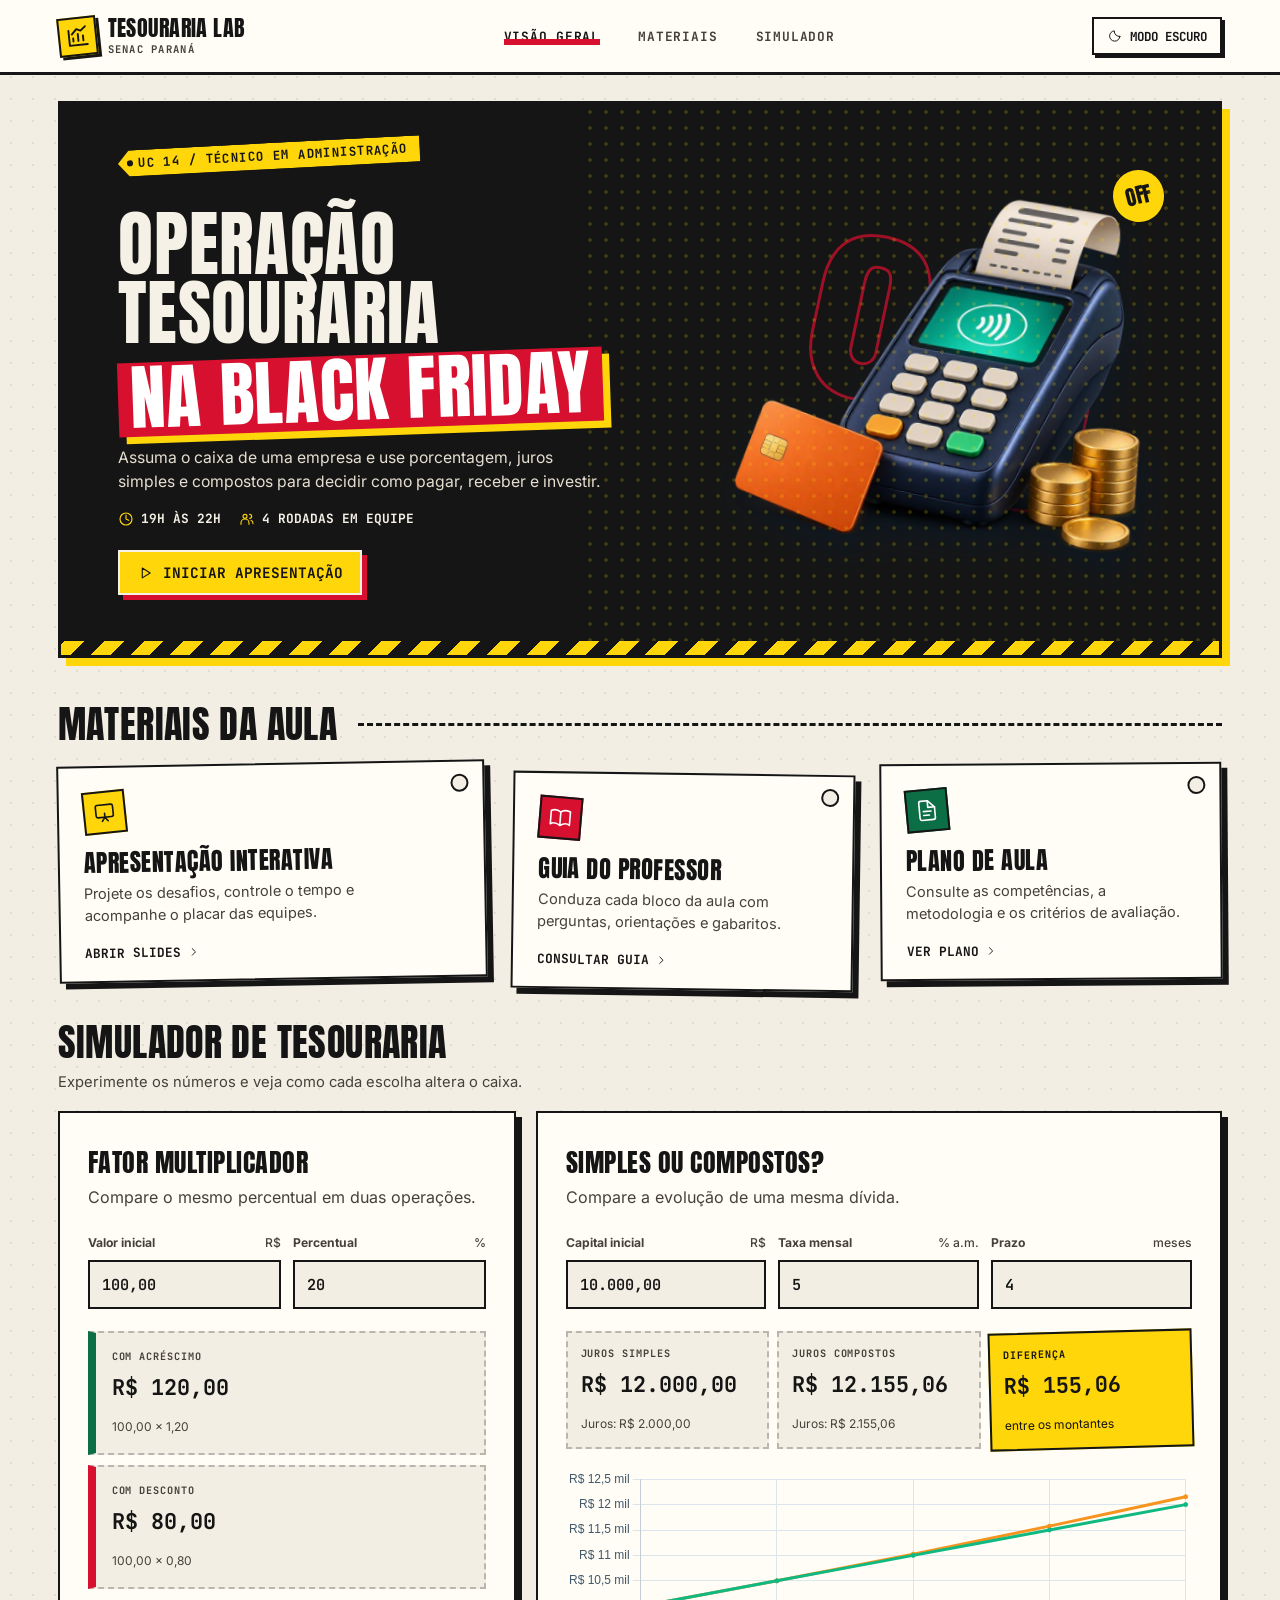
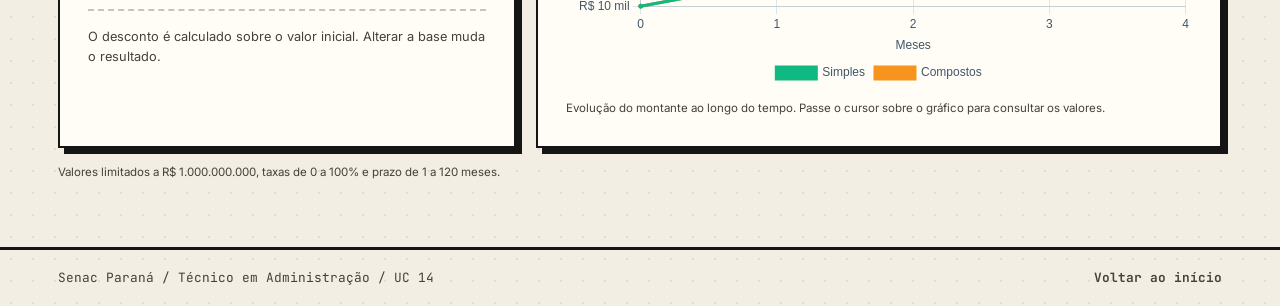
<file: index.html>
<!doctype html>
<html lang="pt-BR">
<head>
  <meta charset="utf-8">
  <meta name="viewport" content="width=device-width, initial-scale=1">
  <meta name="description" content="Aula interativa de tesouraria para o Técnico em Administração do Senac Paraná. Pratique porcentagem e juros em quatro decisões de Black Friday.">
  <title>Operação Tesouraria na Black Friday | Central da aula</title>
  <link rel="stylesheet" href="assets/simulator.css">
  <link rel="stylesheet" href="assets/style.css">
  <script defer src="assets/app.js"></script>
  <script defer src="assets/vendor/chart.umd.min.js"></script>
  <script defer src="assets/simulator.js"></script>
</head>
<body class="hub">
  <svg class="icon-defs" aria-hidden="true" xmlns="http://www.w3.org/2000/svg"><defs><symbol id="i-brand" viewBox="0 0 24 24"><path d="M3 20V5m0 15h18M7 16v-3m5 3V9m5 7v-5M6 9l5-5 4 2 5-4"/></symbol><symbol id="i-play" viewBox="0 0 24 24"><path d="M8 4.5 20 12 8 19.5z"/></symbol><symbol id="i-screen" viewBox="0 0 24 24"><rect x="3" y="4" width="18" height="13" rx="2"/><path d="M9 21l3-4 3 4m-3-4v-4"/></symbol><symbol id="i-book" viewBox="0 0 24 24"><path d="M12 6C8 3 4 4 2 5v14c3-2 7-1 10 1 3-2 7-3 10-1V5c-3-1-7-2-10 1v14"/></symbol><symbol id="i-file" viewBox="0 0 24 24"><path d="M13 2H6a2 2 0 0 0-2 2v16a2 2 0 0 0 2 2h12a2 2 0 0 0 2-2V9z"/><path d="M13 2v7h7M8 13h8m-8 4h6"/></symbol><symbol id="i-clock" viewBox="0 0 24 24"><circle cx="12" cy="12" r="9"/><path d="M12 6v6l4 2"/></symbol><symbol id="i-people" viewBox="0 0 24 24"><circle cx="9" cy="8" r="3"/><path d="M3 20v-2a6 6 0 0 1 12 0v2m1-15a3 3 0 0 1 0 6m2 3a5 5 0 0 1 3 5"/></symbol><symbol id="i-moon" viewBox="0 0 24 24"><path d="M20.8 13A8.8 8.8 0 0 1 11 3.3 9 9 0 1 0 20.8 13z"/></symbol><symbol id="i-chev" viewBox="0 0 24 24"><path d="m9 6 6 6-6 6"/></symbol></defs></svg>
  <header class="hub-header" id="inicio"><div class="wrap hub-header-inner">
    <a class="hub-brand" href="index.html"><span class="brand-icon"><svg class="icon" aria-hidden="true"><use href="#i-brand"></use></svg></span><span>Tesouraria Lab<small>Senac Paraná</small></span></a>
    <nav class="hub-nav" aria-label="Navegação na central"><a href="#inicio" aria-current="location">Visão geral</a><a href="#materiais">Materiais</a><a href="#simulador">Simulador</a></nav>
    <button class="mode-switch" type="button" data-theme-toggle><svg class="icon" aria-hidden="true"><use href="#i-moon"></use></svg><span data-theme-label>Modo escuro</span></button>
  </div></header>
  <main class="wrap">
    <section class="hub-hero" aria-labelledby="hero-title">
      <div class="hero-copy"><p class="hero-kicker">UC 14 / Técnico em Administração</p>
        <h1 id="hero-title">Operação Tesouraria<span>na Black Friday</span></h1>
        <p class="hero-desc">Assuma o caixa de uma empresa e use porcentagem, juros simples e compostos para decidir como pagar, receber e investir.</p>
        <div class="hero-meta"><span><svg class="icon" aria-hidden="true"><use href="#i-clock"></use></svg>19h às 22h</span><span><svg class="icon" aria-hidden="true"><use href="#i-people"></use></svg>4 rodadas em equipe</span></div>
        <a class="hero-action" href="slides.html"><svg class="icon" aria-hidden="true"><use href="#i-play"></use></svg>Iniciar apresentação</a>
      </div>
      <div class="hero-art"><img src="assets/media/terminal.webp" width="900" height="772" alt="" fetchpriority="high"></div>
    </section>
    <section id="materiais" class="materials" aria-labelledby="materials-title"><div class="section-title"><h2 id="materials-title">Materiais da aula</h2></div>
      <div class="resource-grid">
        <a class="resource resource-slides" href="slides.html"><span class="resource-icon"><svg class="icon" aria-hidden="true"><use href="#i-screen"></use></svg></span><h3>Apresentação interativa</h3><p>Projete os desafios, controle o tempo e acompanhe o placar das equipes.</p><span class="resource-action">Abrir slides<svg class="icon" aria-hidden="true"><use href="#i-chev"></use></svg></span></a>
        <a class="resource resource-guide" href="guia-professor.html"><span class="resource-icon"><svg class="icon" aria-hidden="true"><use href="#i-book"></use></svg></span><h3>Guia do professor</h3><p>Conduza cada bloco da aula com perguntas, orientações e gabaritos.</p><span class="resource-action">Consultar guia<svg class="icon" aria-hidden="true"><use href="#i-chev"></use></svg></span></a>
        <a class="resource resource-plan" href="plano-de-aula.html"><span class="resource-icon"><svg class="icon" aria-hidden="true"><use href="#i-file"></use></svg></span><h3>Plano de aula</h3><p>Consulte as competências, a metodologia e os critérios de avaliação.</p><span class="resource-action">Ver plano<svg class="icon" aria-hidden="true"><use href="#i-chev"></use></svg></span></a>
      </div>
    </section>
    <section id="simulador" class="simulator" aria-labelledby="sim-title">
  <div class="sim-heading"><div><h2 id="sim-title">Simulador de tesouraria</h2><p>Experimente os números e veja como cada escolha altera o caixa.</p></div></div>
  <div class="sim-grid">
    <article class="sim-card sim-factor"><div class="sim-card-head"><div><h3>Fator multiplicador</h3><p>Compare o mesmo percentual em duas operações.</p></div></div>
      <div class="sim-fields"><label>Valor inicial <span>R$</span><input id="sim-factor-value" type="text" inputmode="decimal" value="100,00" autocomplete="off"></label><label>Percentual <span>%</span><input id="sim-factor-rate" type="text" inputmode="decimal" value="20" autocomplete="off"></label></div>
      <p id="sim-factor-feedback" class="sim-feedback" role="status" aria-live="polite"></p><div id="sim-factor-results" class="sim-factor-results"><div><span>COM ACRÉSCIMO</span><strong id="sim-increase">R$ 120,00</strong><small id="sim-increase-formula">100,00 x 1,20</small></div><div><span>COM DESCONTO</span><strong id="sim-discount">R$ 80,00</strong><small id="sim-discount-formula">100,00 x 0,80</small></div></div><p class="sim-note">O desconto é calculado sobre o valor inicial. Alterar a base muda o resultado.</p>
    </article>
    <article class="sim-card sim-interest"><div class="sim-card-head"><div><h3>Simples ou compostos?</h3><p>Compare a evolução de uma mesma dívida.</p></div></div>
      <div class="sim-fields sim-fields-three"><label>Capital inicial <span>R$</span><input id="sim-capital" type="text" inputmode="decimal" value="10.000,00" autocomplete="off"></label><label>Taxa mensal <span>% a.m.</span><input id="sim-rate" type="text" inputmode="decimal" value="5" autocomplete="off"></label><label>Prazo <span>meses</span><input id="sim-months" type="number" min="1" max="120" step="1" value="4"></label></div>
      <p id="sim-interest-feedback" class="sim-feedback" role="status" aria-live="polite"></p><div id="sim-interest-results"><div class="sim-totals"><div><span>JUROS SIMPLES</span><strong id="sim-simple">R$ 12.000,00</strong><small id="sim-simple-interest">Juros: R$ 2.000,00</small></div><div><span>JUROS COMPOSTOS</span><strong id="sim-compound">R$ 12.155,06</strong><small id="sim-compound-interest">Juros: R$ 2.155,06</small></div><div><span>DIFERENÇA</span><strong id="sim-difference">R$ 155,06</strong><small>entre os montantes</small></div></div>
      <div class="sim-chart-wrap"><canvas id="sim-chart" role="img" aria-label="Gráfico comparativo da evolução dos juros simples e compostos"></canvas></div><p class="sim-chart-caption">Evolução do montante ao longo do tempo. Passe o cursor sobre o gráfico para consultar os valores.</p></div>
    </article>
  </div><p class="sim-limit">Valores limitados a R$ 1.000.000.000, taxas de 0 a 100% e prazo de 1 a 120 meses.</p>
</section>
  </main>
  <footer class="hub-footer"><div class="wrap foot-inner"><span>Senac Paraná / Técnico em Administração / UC 14</span><a href="#inicio">Voltar ao início</a></div></footer>
</body>
</html>
</file>
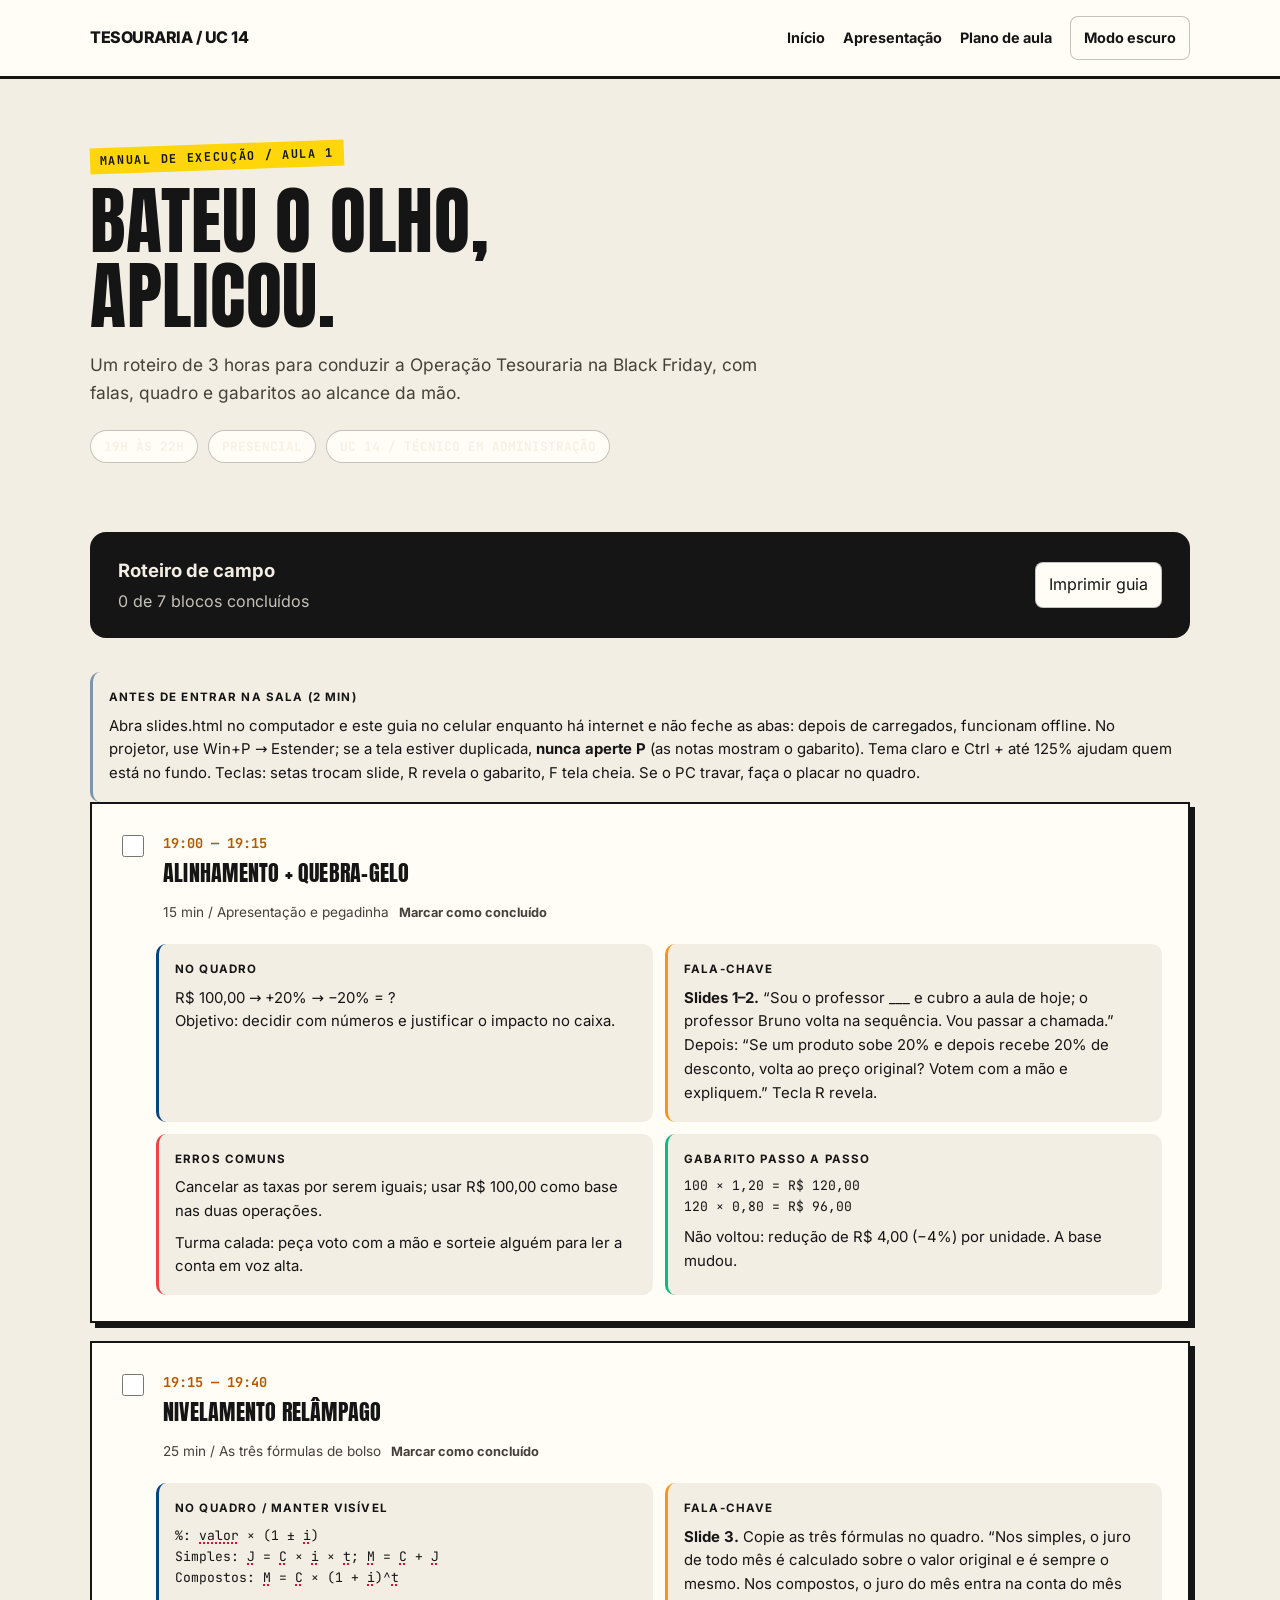
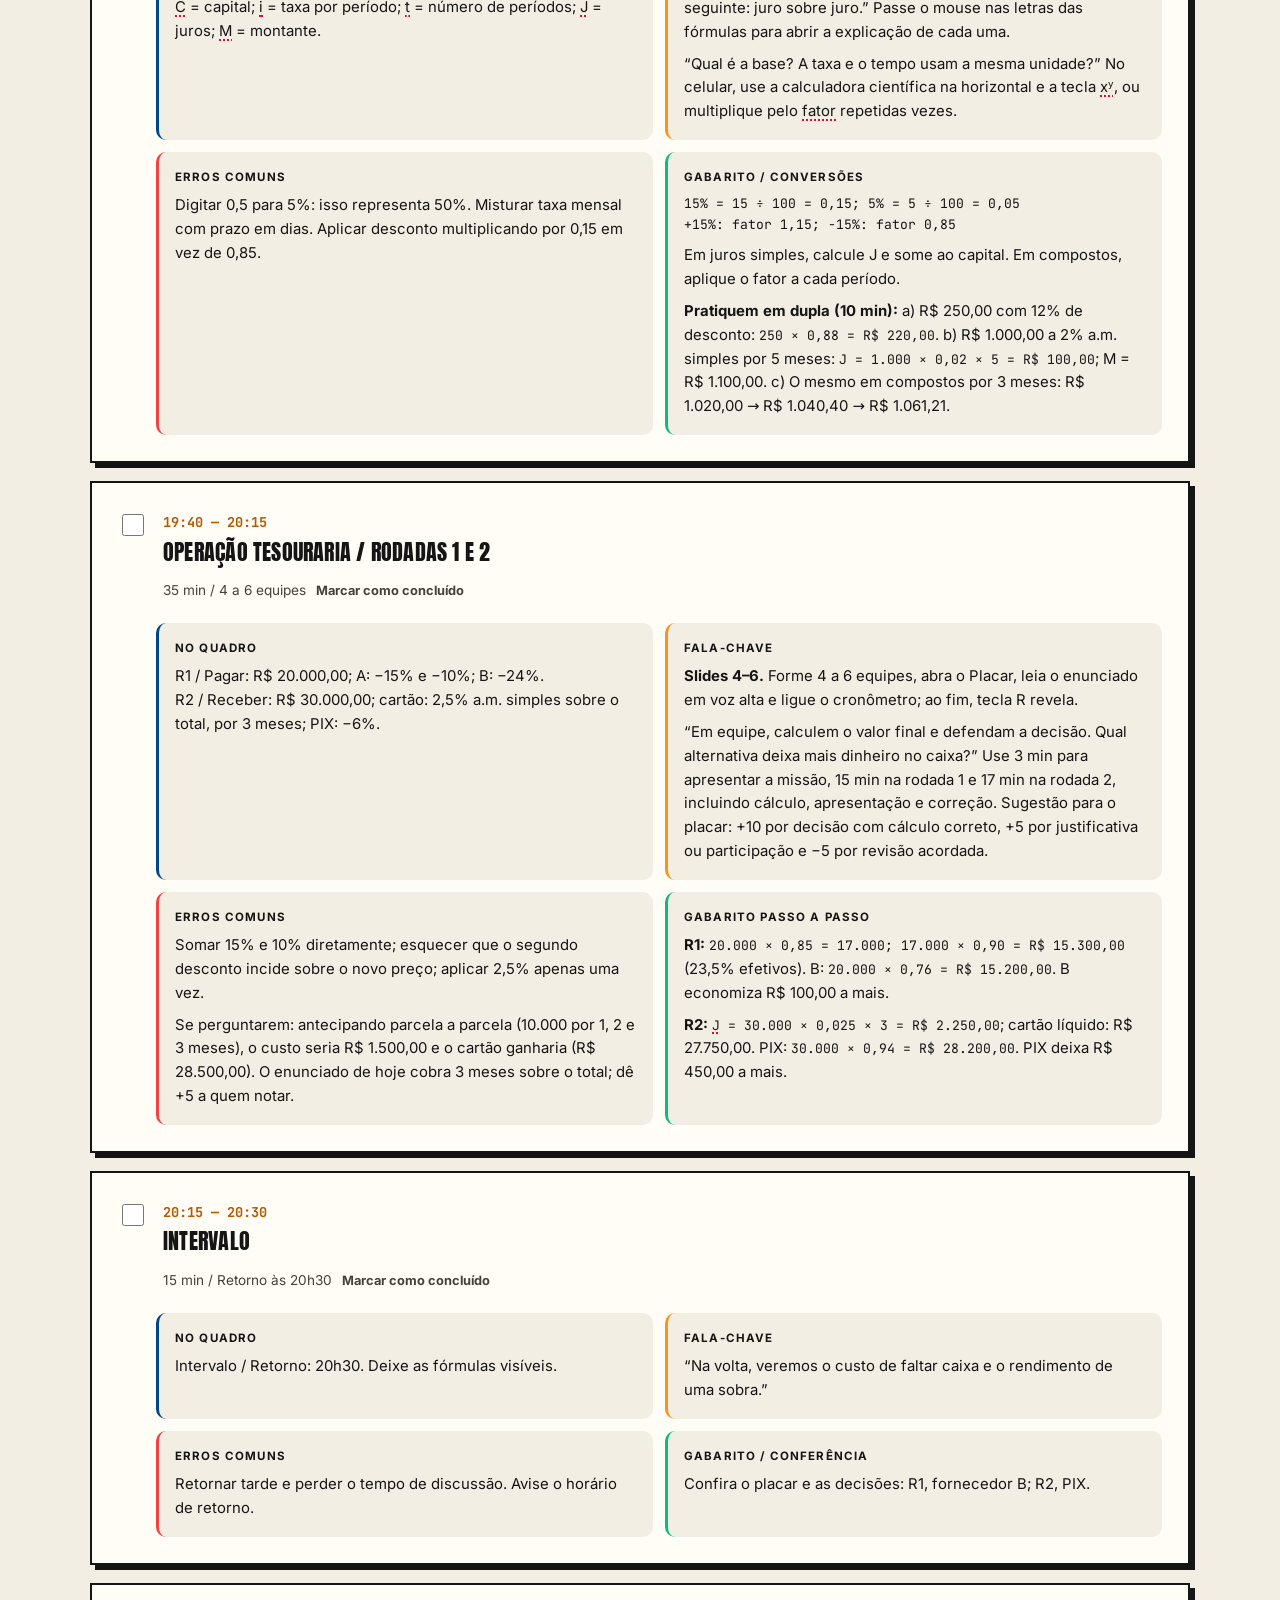
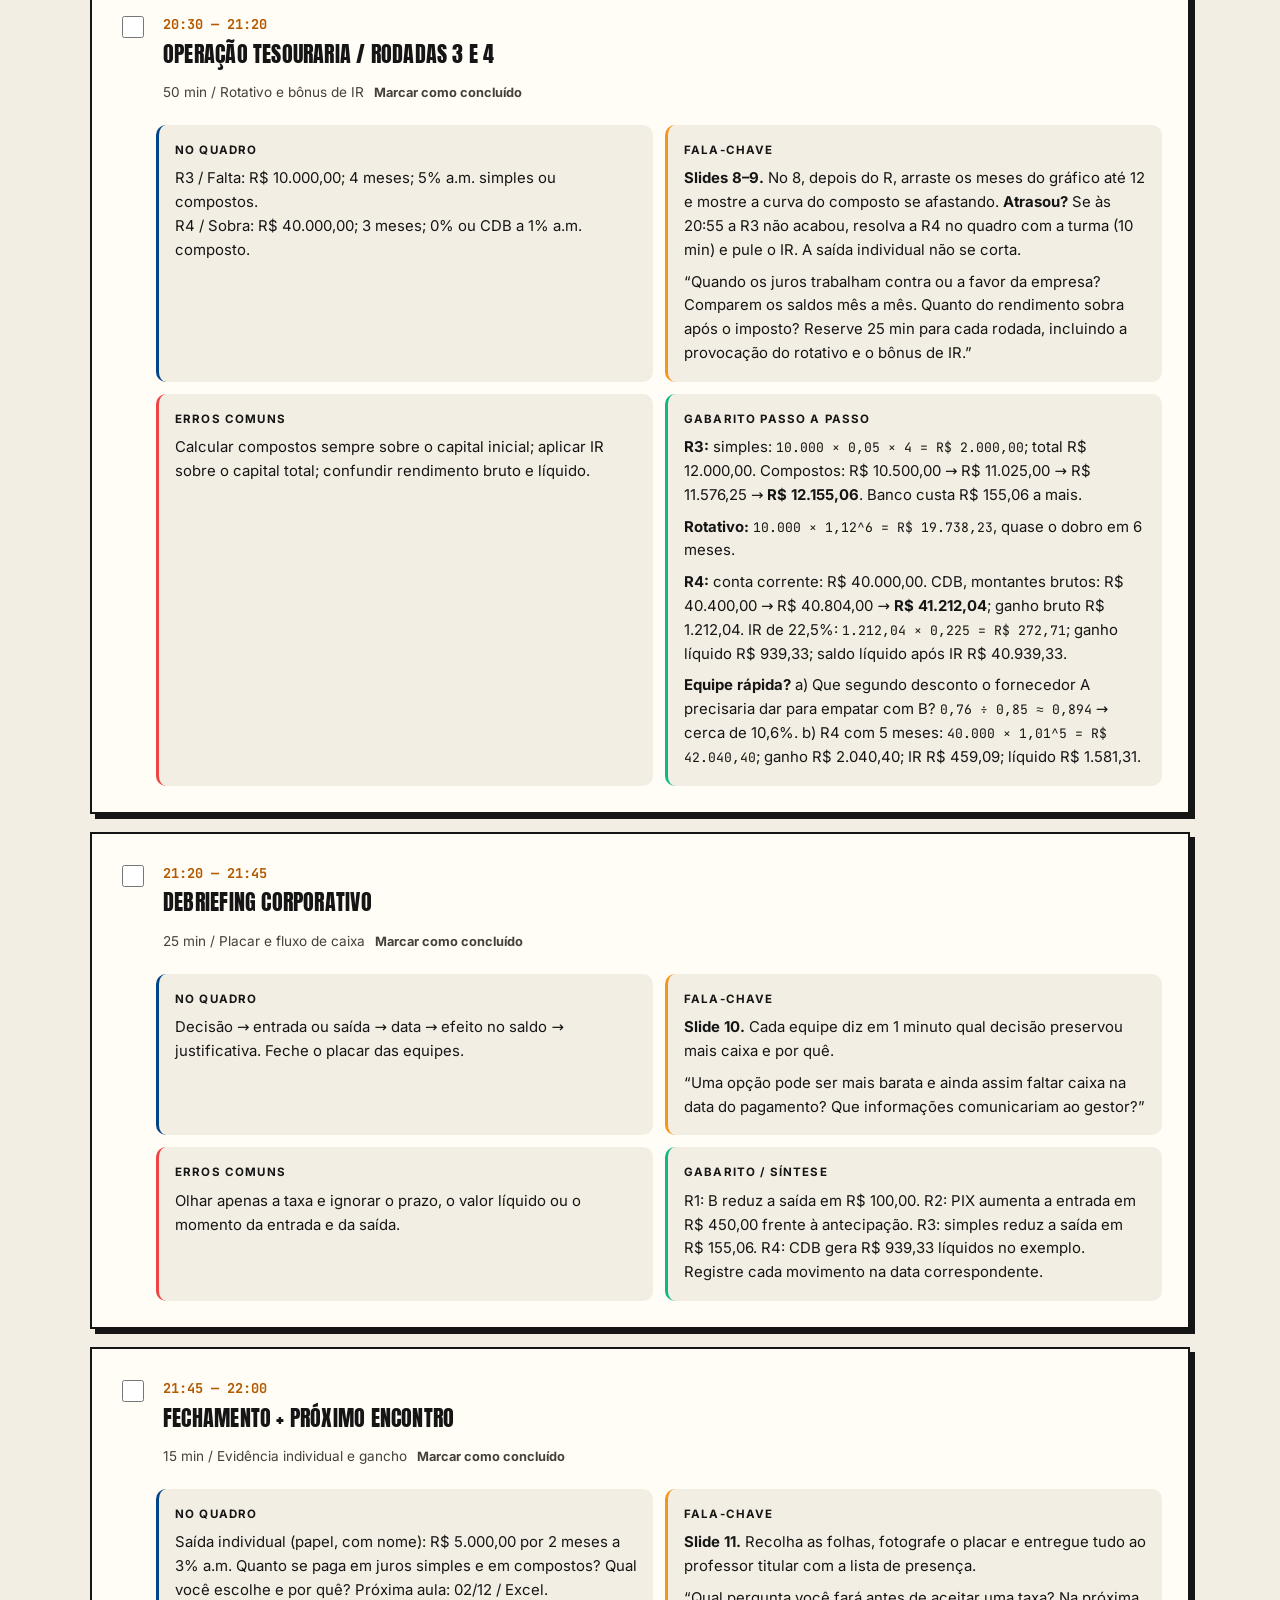
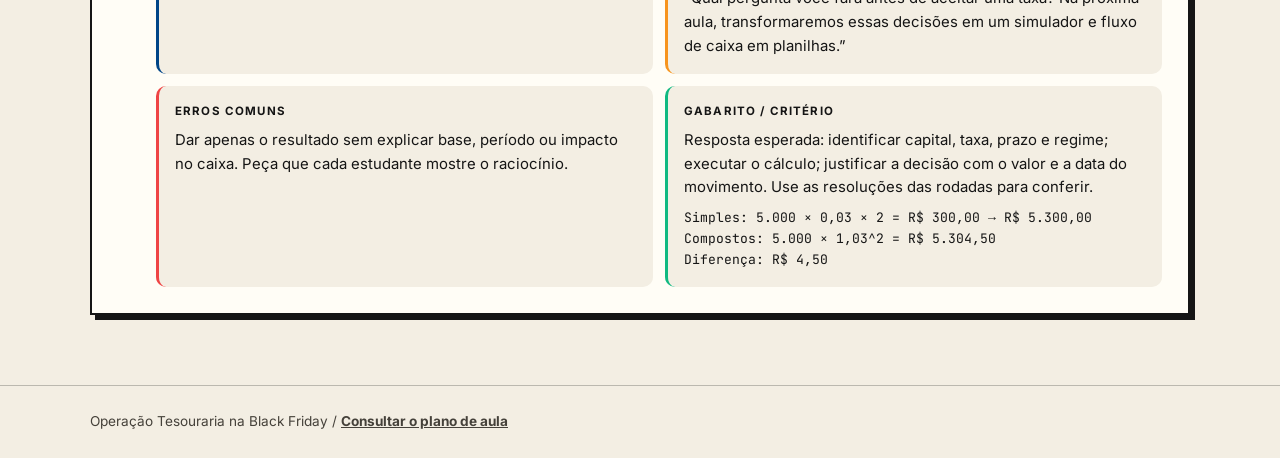
<file: guia-professor.html>
<!doctype html>
<html lang="pt-BR">
<head><meta charset="utf-8"><meta name="viewport" content="width=device-width, initial-scale=1"><meta name="description" content="Roteiro minuto a minuto para a aula Operação Tesouraria na Black Friday."><title>Guia do professor | Operação Tesouraria</title><link rel="stylesheet" href="assets/style.css"><link rel="stylesheet" href="assets/teaching.css"><link rel="stylesheet" href="assets/variaveis.css"><script src="assets/app.js" defer></script><script src="assets/variaveis-dados.js" defer></script><script src="assets/variaveis.js" defer></script><script src="assets/teaching.js" defer></script></head>
<body><header class="teach-header"><nav class="teach-shell teach-nav" aria-label="Navegação principal"><a class="teach-brand" href="index.html">TESOURARIA <span aria-hidden="true">/</span> UC 14</a><div class="teach-links"><a href="index.html">Início</a><a href="slides.html">Apresentação</a><a href="plano-de-aula.html">Plano de aula</a><button class="theme-button" type="button" data-theme-toggle>Alternar tema</button></div></nav></header>
<main class="teach-shell teach-main"><section class="teach-hero"><div class="eyebrow">Manual de execução / Aula 1</div><h1>Bateu o olho,<br>aplicou.</h1><p>Um roteiro de 3 horas para conduzir a Operação Tesouraria na Black Friday, com falas, quadro e gabaritos ao alcance da mão.</p><div class="hero-meta"><span class="pill">19h às 22h</span><span class="pill">Presencial</span><span class="pill">UC 14 / Técnico em Administração</span></div></section>
<div class="overview"><div><strong>Roteiro de campo</strong><p data-progress-count aria-live="polite">0 de 7 blocos concluídos</p></div><button type="button" class="print-button" data-print>Imprimir guia</button></div>
<div class="note prep"><h3>Antes de entrar na sala (2 min)</h3><p>Abra slides.html no computador e este guia no celular enquanto há internet e não feche as abas: depois de carregados, funcionam offline. No projetor, use Win+P → Estender; se a tela estiver duplicada, <strong>nunca aperte P</strong> (as notas mostram o gabarito). Tema claro e Ctrl + até 125% ajudam quem está no fundo. Teclas: setas trocam slide, R revela o gabarito, F tela cheia. Se o PC travar, faça o placar no quadro.</p></div>
<div class="timeline">
<section class="block"><div class="block-head"><input type="checkbox" id="b1" data-progress="1" aria-labelledby="title-b1 label-b1"><div class="block-title"><span class="time">19:00 — 19:15</span><h2 id="title-b1">Alinhamento + quebra-gelo</h2><span class="duration">15 min / Apresentação e pegadinha</span><label id="label-b1" for="b1">Marcar como concluído</label></div></div><div class="block-grid">
<div class="note board"><h3>No quadro</h3><p>R$ 100,00 → +20% → −20% = ?<br>Objetivo: decidir com números e justificar o impacto no caixa.</p></div><div class="note speak"><h3>Fala-chave</h3><p><strong>Slides 1–2.</strong> “Sou o professor ___ e cubro a aula de hoje; o professor Bruno volta na sequência. Vou passar a chamada.” Depois: “Se um produto sobe 20% e depois recebe 20% de desconto, volta ao preço original? Votem com a mão e expliquem.” Tecla R revela.</p></div><div class="note errors"><h3>Erros comuns</h3><p>Cancelar as taxas por serem iguais; usar R$ 100,00 como base nas duas operações.</p><p>Turma calada: peça voto com a mão e sorteie alguém para ler a conta em voz alta.</p></div><div class="note answer"><h3>Gabarito passo a passo</h3><p class="math">100 × 1,20 = R$ 120,00<br>120 × 0,80 = R$ 96,00</p><p>Não voltou: redução de R$ 4,00 (−4%) por unidade. A base mudou.</p></div></div></section>
<section class="block"><div class="block-head"><input type="checkbox" id="b2" data-progress="2" aria-labelledby="title-b2 label-b2"><div class="block-title"><span class="time">19:15 — 19:40</span><h2 id="title-b2">Nivelamento relâmpago</h2><span class="duration">25 min / As três fórmulas de bolso</span><label id="label-b2" for="b2">Marcar como concluído</label></div></div><div class="block-grid">
<div class="note board"><h3>No quadro / manter visível</h3><p class="math">%: <button type="button" class="var" data-var="valor">valor</button> × (1 ± <button type="button" class="var" data-var="i">i</button>)<br>Simples: <button type="button" class="var" data-var="J">J</button> = <button type="button" class="var" data-var="C">C</button> × <button type="button" class="var" data-var="i">i</button> × <button type="button" class="var" data-var="t">t</button>; <button type="button" class="var" data-var="M">M</button> = <button type="button" class="var" data-var="C">C</button> + <button type="button" class="var" data-var="J">J</button><br>Compostos: <button type="button" class="var" data-var="M">M</button> = <button type="button" class="var" data-var="C">C</button> × (1 + <button type="button" class="var" data-var="i">i</button>)^<button type="button" class="var" data-var="t">t</button></p><p><button type="button" class="var" data-var="C">C</button> = capital; <button type="button" class="var" data-var="i">i</button> = taxa por período; <button type="button" class="var" data-var="t">t</button> = número de períodos; <button type="button" class="var" data-var="J">J</button> = juros; <button type="button" class="var" data-var="M">M</button> = montante.</p></div><div class="note speak"><h3>Fala-chave</h3><p><strong>Slide 3.</strong> Copie as três fórmulas no quadro. “Nos simples, o juro de todo mês é calculado sobre o valor original e é sempre o mesmo. Nos compostos, o juro do mês entra na conta do mês seguinte: juro sobre juro.” Passe o mouse nas letras das fórmulas para abrir a explicação de cada uma.</p><p>“Qual é a base? A taxa e o tempo usam a mesma unidade?” No celular, use a calculadora científica na horizontal e a tecla <button type="button" class="var" data-var="potencia">xʸ</button>, ou multiplique pelo <button type="button" class="var" data-var="fator">fator</button> repetidas vezes.</p></div><div class="note errors"><h3>Erros comuns</h3><p>Digitar 0,5 para 5%: isso representa 50%. Misturar taxa mensal com prazo em dias. Aplicar desconto multiplicando por 0,15 em vez de 0,85.</p></div><div class="note answer"><h3>Gabarito / conversões</h3><p class="math">15% = 15 ÷ 100 = 0,15; 5% = 5 ÷ 100 = 0,05<br>+15%: fator 1,15; −15%: fator 0,85</p><p>Em juros simples, calcule J e some ao capital. Em compostos, aplique o fator a cada período.</p><p><strong>Pratiquem em dupla (10 min):</strong> a) R$ 250,00 com 12% de desconto: <span class="math">250 × 0,88 = R$ 220,00</span>. b) R$ 1.000,00 a 2% a.m. simples por 5 meses: <span class="math">J = 1.000 × 0,02 × 5 = R$ 100,00</span>; M = R$ 1.100,00. c) O mesmo em compostos por 3 meses: R$ 1.020,00 → R$ 1.040,40 → R$ 1.061,21.</p></div></div></section>
<section class="block"><div class="block-head"><input type="checkbox" id="b3" data-progress="3" aria-labelledby="title-b3 label-b3"><div class="block-title"><span class="time">19:40 — 20:15</span><h2 id="title-b3">Operação Tesouraria / Rodadas 1 e 2</h2><span class="duration">35 min / 4 a 6 equipes</span><label id="label-b3" for="b3">Marcar como concluído</label></div></div><div class="block-grid">
<div class="note board"><h3>No quadro</h3><p>R1 / Pagar: R$ 20.000,00; A: −15% e −10%; B: −24%.<br>R2 / Receber: R$ 30.000,00; cartão: 2,5% a.m. simples sobre o total, por 3 meses; PIX: −6%.</p></div><div class="note speak"><h3>Fala-chave</h3><p><strong>Slides 4–6.</strong> Forme 4 a 6 equipes, abra o Placar, leia o enunciado em voz alta e ligue o cronômetro; ao fim, tecla R revela.</p><p>“Em equipe, calculem o valor final e defendam a decisão. Qual alternativa deixa mais dinheiro no caixa?” Use 3 min para apresentar a missão, 15 min na rodada 1 e 17 min na rodada 2, incluindo cálculo, apresentação e correção. Sugestão para o placar: +10 por decisão com cálculo correto, +5 por justificativa ou participação e −5 por revisão acordada.</p></div><div class="note errors"><h3>Erros comuns</h3><p>Somar 15% e 10% diretamente; esquecer que o segundo desconto incide sobre o novo preço; aplicar 2,5% apenas uma vez.</p><p>Se perguntarem: antecipando parcela a parcela (10.000 por 1, 2 e 3 meses), o custo seria R$ 1.500,00 e o cartão ganharia (R$ 28.500,00). O enunciado de hoje cobra 3 meses sobre o total; dê +5 a quem notar.</p></div><div class="note answer"><h3>Gabarito passo a passo</h3><p><strong>R1:</strong> <span class="math">20.000 × 0,85 = 17.000; 17.000 × 0,90 = R$ 15.300,00</span> (23,5% efetivos). B: <span class="math">20.000 × 0,76 = R$ 15.200,00</span>. B economiza R$ 100,00 a mais.</p><p><strong>R2:</strong> <span class="math"><button type="button" class="var" data-var="J">J</button> = 30.000 × 0,025 × 3 = R$ 2.250,00</span>; cartão líquido: R$ 27.750,00. PIX: <span class="math">30.000 × 0,94 = R$ 28.200,00</span>. PIX deixa R$ 450,00 a mais.</p></div></div></section>
<section class="block"><div class="block-head"><input type="checkbox" id="b4" data-progress="4" aria-labelledby="title-b4 label-b4"><div class="block-title"><span class="time">20:15 — 20:30</span><h2 id="title-b4">Intervalo</h2><span class="duration">15 min / Retorno às 20h30</span><label id="label-b4" for="b4">Marcar como concluído</label></div></div><div class="block-grid"><div class="note board"><h3>No quadro</h3><p>Intervalo / Retorno: 20h30. Deixe as fórmulas visíveis.</p></div><div class="note speak"><h3>Fala-chave</h3><p>“Na volta, veremos o custo de faltar caixa e o rendimento de uma sobra.”</p></div><div class="note errors"><h3>Erros comuns</h3><p>Retornar tarde e perder o tempo de discussão. Avise o horário de retorno.</p></div><div class="note answer"><h3>Gabarito / conferência</h3><p>Confira o placar e as decisões: R1, fornecedor B; R2, PIX.</p></div></div></section>
<section class="block"><div class="block-head"><input type="checkbox" id="b5" data-progress="5" aria-labelledby="title-b5 label-b5"><div class="block-title"><span class="time">20:30 — 21:20</span><h2 id="title-b5">Operação Tesouraria / Rodadas 3 e 4</h2><span class="duration">50 min / Rotativo e bônus de IR</span><label id="label-b5" for="b5">Marcar como concluído</label></div></div><div class="block-grid"><div class="note board"><h3>No quadro</h3><p>R3 / Falta: R$ 10.000,00; 4 meses; 5% a.m. simples ou compostos.<br>R4 / Sobra: R$ 40.000,00; 3 meses; 0% ou CDB a 1% a.m. composto.</p></div><div class="note speak"><h3>Fala-chave</h3><p><strong>Slides 8–9.</strong> No 8, depois do R, arraste os meses do gráfico até 12 e mostre a curva do composto se afastando. <strong>Atrasou?</strong> Se às 20:55 a R3 não acabou, resolva a R4 no quadro com a turma (10 min) e pule o IR. A saída individual não se corta.</p><p>“Quando os juros trabalham contra ou a favor da empresa? Comparem os saldos mês a mês. Quanto do rendimento sobra após o imposto? Reserve 25 min para cada rodada, incluindo a provocação do rotativo e o bônus de IR.”</p></div><div class="note errors"><h3>Erros comuns</h3><p>Calcular compostos sempre sobre o capital inicial; aplicar IR sobre o capital total; confundir rendimento bruto e líquido.</p></div><div class="note answer"><h3>Gabarito passo a passo</h3><p><strong>R3:</strong> simples: <span class="math">10.000 × 0,05 × 4 = R$ 2.000,00</span>; total R$ 12.000,00. Compostos: R$ 10.500,00 → R$ 11.025,00 → R$ 11.576,25 → <strong>R$ 12.155,06</strong>. Banco custa R$ 155,06 a mais.</p><p><strong>Rotativo:</strong> <span class="math">10.000 × 1,12^6 = R$ 19.738,23</span>, quase o dobro em 6 meses.</p><p><strong>R4:</strong> conta corrente: R$ 40.000,00. CDB, montantes brutos: R$ 40.400,00 → R$ 40.804,00 → <strong>R$ 41.212,04</strong>; ganho bruto R$ 1.212,04. IR de 22,5%: <span class="math">1.212,04 × 0,225 = R$ 272,71</span>; ganho líquido R$ 939,33; saldo líquido após IR R$ 40.939,33.</p><p><strong>Equipe rápida?</strong> a) Que segundo desconto o fornecedor A precisaria dar para empatar com B? <span class="math">0,76 ÷ 0,85 ≈ 0,894</span> → cerca de 10,6%. b) R4 com 5 meses: <span class="math">40.000 × 1,01^5 = R$ 42.040,40</span>; ganho R$ 2.040,40; IR R$ 459,09; líquido R$ 1.581,31.</p></div></div></section>
<section class="block"><div class="block-head"><input type="checkbox" id="b6" data-progress="6" aria-labelledby="title-b6 label-b6"><div class="block-title"><span class="time">21:20 — 21:45</span><h2 id="title-b6">Debriefing corporativo</h2><span class="duration">25 min / Placar e fluxo de caixa</span><label id="label-b6" for="b6">Marcar como concluído</label></div></div><div class="block-grid"><div class="note board"><h3>No quadro</h3><p>Decisão → entrada ou saída → data → efeito no saldo → justificativa. Feche o placar das equipes.</p></div><div class="note speak"><h3>Fala-chave</h3><p><strong>Slide 10.</strong> Cada equipe diz em 1 minuto qual decisão preservou mais caixa e por quê.</p><p>“Uma opção pode ser mais barata e ainda assim faltar caixa na data do pagamento? Que informações comunicariam ao gestor?”</p></div><div class="note errors"><h3>Erros comuns</h3><p>Olhar apenas a taxa e ignorar o prazo, o valor líquido ou o momento da entrada e da saída.</p></div><div class="note answer"><h3>Gabarito / síntese</h3><p>R1: B reduz a saída em R$ 100,00. R2: PIX aumenta a entrada em R$ 450,00 frente à antecipação. R3: simples reduz a saída em R$ 155,06. R4: CDB gera R$ 939,33 líquidos no exemplo. Registre cada movimento na data correspondente.</p></div></div></section>
<section class="block"><div class="block-head"><input type="checkbox" id="b7" data-progress="7" aria-labelledby="title-b7 label-b7"><div class="block-title"><span class="time">21:45 — 22:00</span><h2 id="title-b7">Fechamento + próximo encontro</h2><span class="duration">15 min / Evidência individual e gancho</span><label id="label-b7" for="b7">Marcar como concluído</label></div></div><div class="block-grid"><div class="note board"><h3>No quadro</h3><p>Saída individual (papel, com nome): R$ 5.000,00 por 2 meses a 3% a.m. Quanto se paga em juros simples e em compostos? Qual você escolhe e por quê? Próxima aula: 02/12 / Excel.</p></div><div class="note speak"><h3>Fala-chave</h3><p><strong>Slide 11.</strong> Recolha as folhas, fotografe o placar e entregue tudo ao professor titular com a lista de presença.</p><p>“Qual pergunta você fará antes de aceitar uma taxa? Na próxima aula, transformaremos essas decisões em um simulador e fluxo de caixa em planilhas.”</p></div><div class="note errors"><h3>Erros comuns</h3><p>Dar apenas o resultado sem explicar base, período ou impacto no caixa. Peça que cada estudante mostre o raciocínio.</p></div><div class="note answer"><h3>Gabarito / critério</h3><p>Resposta esperada: identificar capital, taxa, prazo e regime; executar o cálculo; justificar a decisão com o valor e a data do movimento. Use as resoluções das rodadas para conferir.</p><p class="math">Simples: 5.000 × 0,03 × 2 = R$ 300,00 → R$ 5.300,00<br>Compostos: 5.000 × 1,03^2 = R$ 5.304,50<br>Diferença: R$ 4,50</p></div></div></section>
</div></main><footer class="teach-footer"><div class="teach-shell">Operação Tesouraria na Black Friday / <a href="plano-de-aula.html">Consultar o plano de aula</a></div></footer></body></html>
</file>
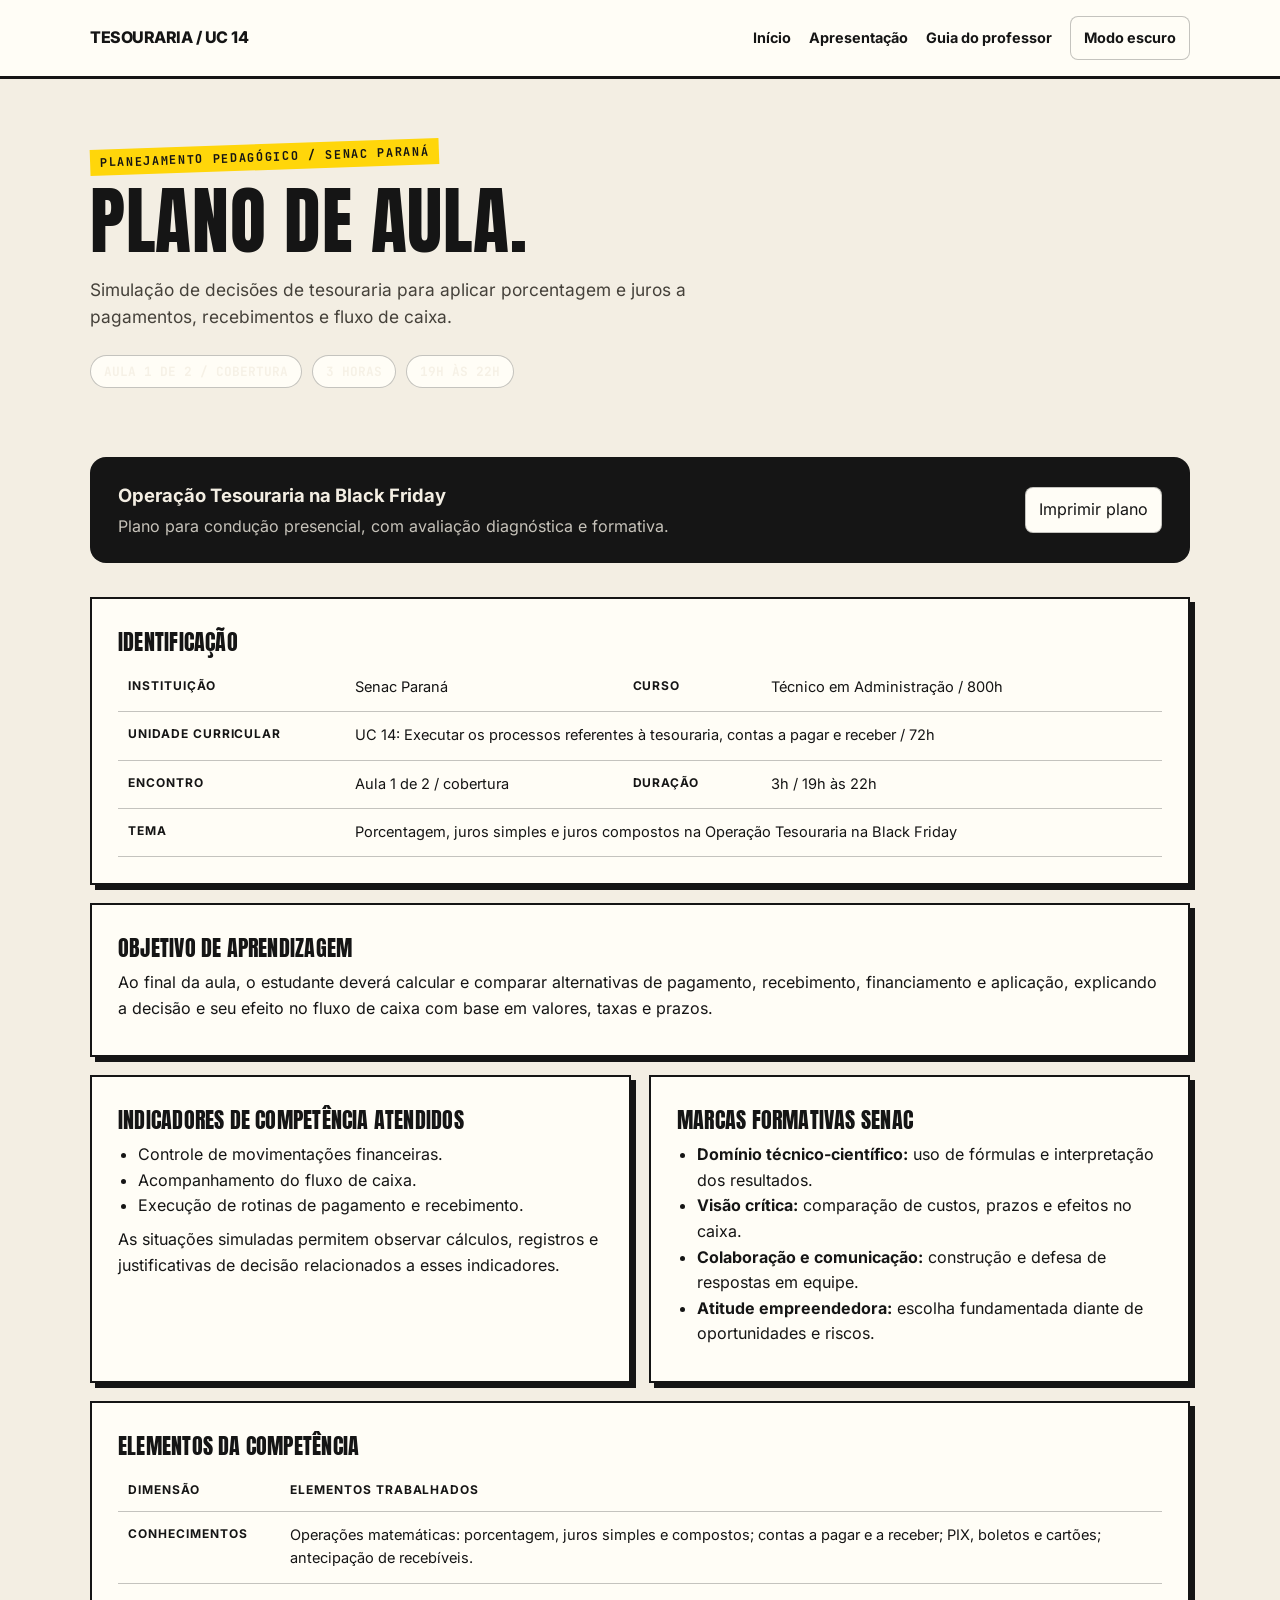
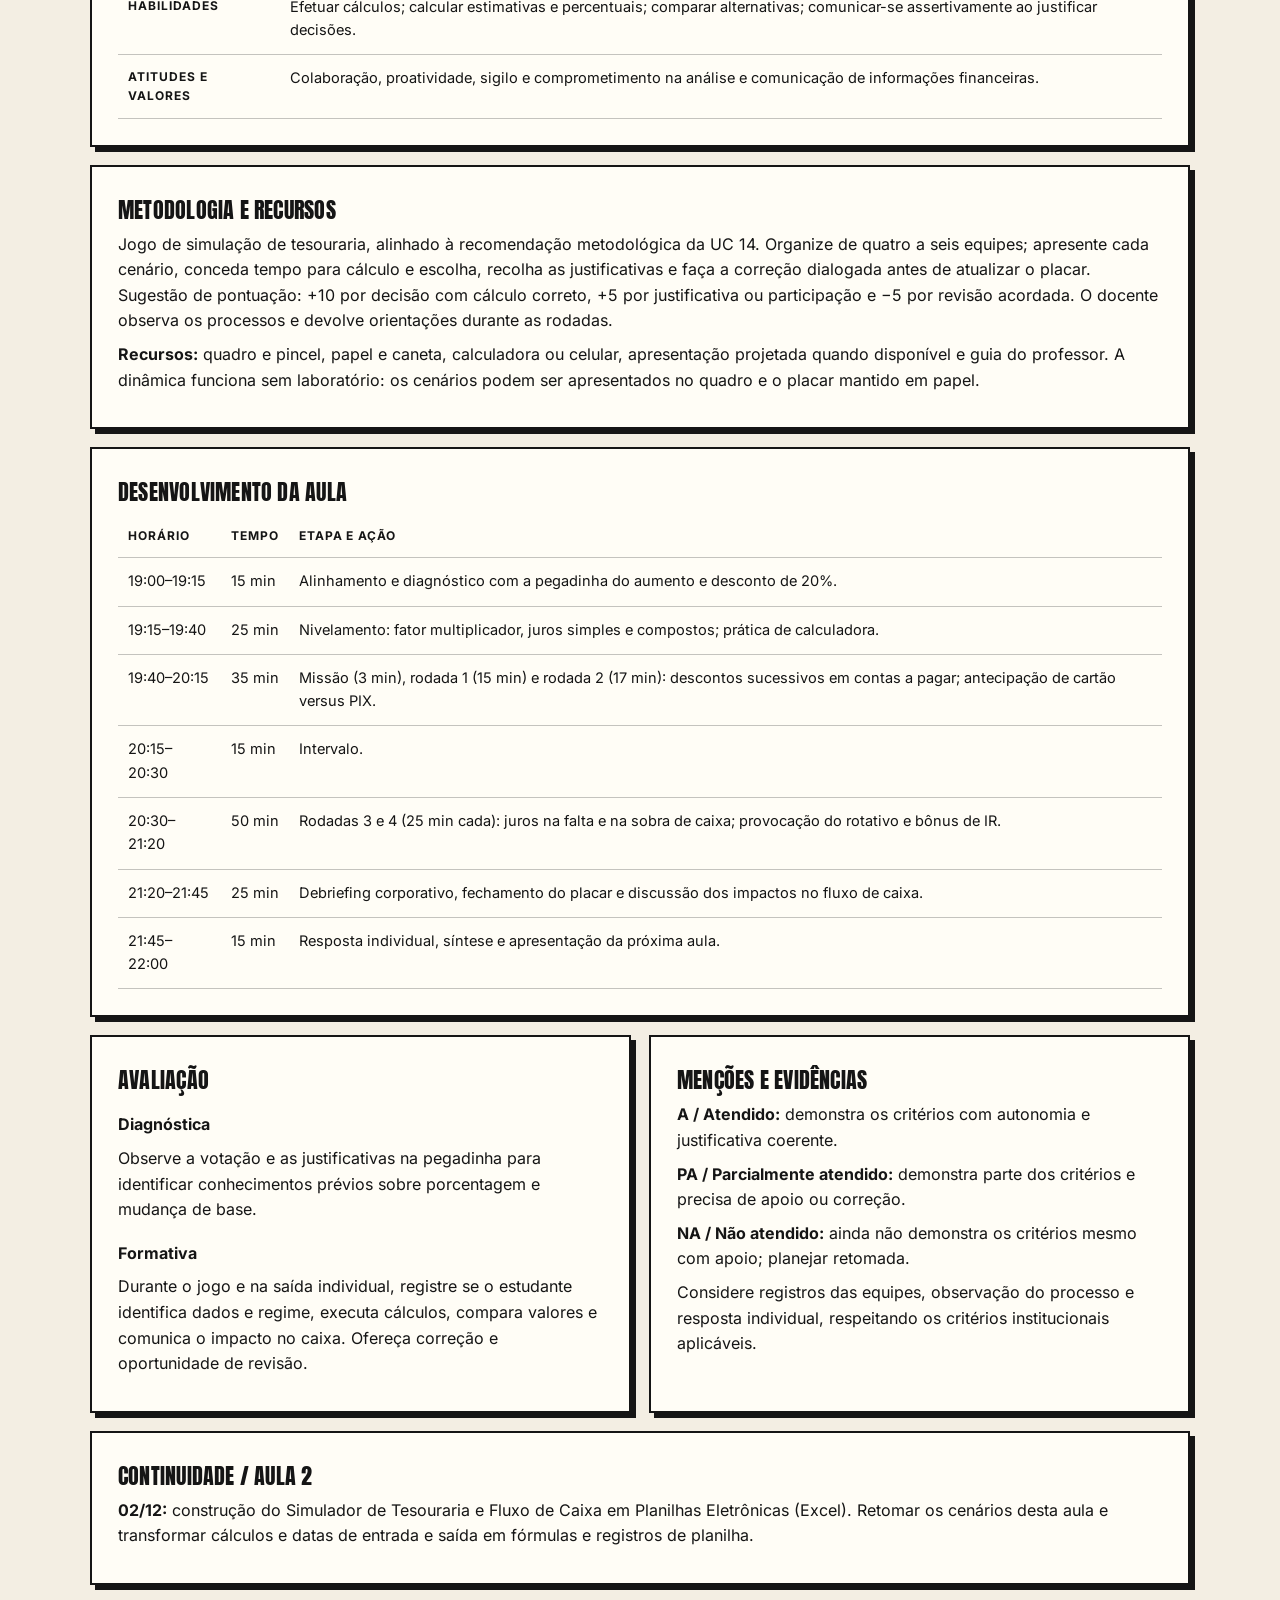
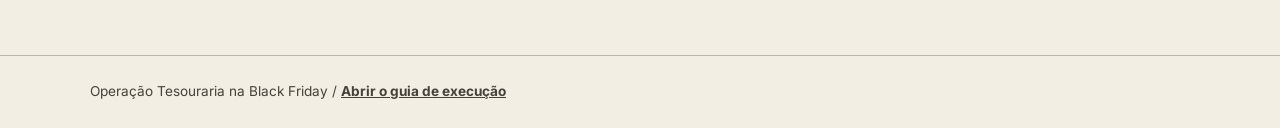
<file: plano-de-aula.html>
<!doctype html>
<html lang="pt-BR"><head><meta charset="utf-8"><meta name="viewport" content="width=device-width, initial-scale=1"><meta name="description" content="Plano de aula da UC 14: Operação Tesouraria na Black Friday."><title>Plano de aula | Operação Tesouraria</title><link rel="stylesheet" href="assets/style.css"><link rel="stylesheet" href="assets/teaching.css"><script src="assets/app.js" defer></script><script src="assets/teaching.js" defer></script></head>
<body><header class="teach-header"><nav class="teach-shell teach-nav" aria-label="Navegação principal"><a class="teach-brand" href="index.html">TESOURARIA <span aria-hidden="true">/</span> UC 14</a><div class="teach-links"><a href="index.html">Início</a><a href="slides.html">Apresentação</a><a href="guia-professor.html">Guia do professor</a><button type="button" class="theme-button" data-theme-toggle>Alternar tema</button></div></nav></header>
<main class="teach-shell teach-main"><section class="teach-hero"><div class="eyebrow">Planejamento pedagógico / Senac Paraná</div><h1>Plano de aula.</h1><p>Simulação de decisões de tesouraria para aplicar porcentagem e juros a pagamentos, recebimentos e fluxo de caixa.</p><div class="hero-meta"><span class="pill">Aula 1 de 2 / cobertura</span><span class="pill">3 horas</span><span class="pill">19h às 22h</span></div></section>
<div class="overview"><div><strong>Operação Tesouraria na Black Friday</strong><p>Plano para condução presencial, com avaliação diagnóstica e formativa.</p></div><button type="button" class="print-button" data-print>Imprimir plano</button></div>
<div class="plan-grid"><section class="plan-section full"><h2>Identificação</h2><div class="table-wrap"><table class="plan-table"><tbody><tr><th scope="row">Instituição</th><td>Senac Paraná</td><th scope="row">Curso</th><td>Técnico em Administração / 800h</td></tr><tr><th scope="row">Unidade curricular</th><td colspan="3">UC 14: Executar os processos referentes à tesouraria, contas a pagar e receber / 72h</td></tr><tr><th scope="row">Encontro</th><td>Aula 1 de 2 / cobertura</td><th scope="row">Duração</th><td>3h / 19h às 22h</td></tr><tr><th scope="row">Tema</th><td colspan="3">Porcentagem, juros simples e juros compostos na Operação Tesouraria na Black Friday</td></tr></tbody></table></div></section>
<section class="plan-section full"><h2>Objetivo de aprendizagem</h2><p>Ao final da aula, o estudante deverá calcular e comparar alternativas de pagamento, recebimento, financiamento e aplicação, explicando a decisão e seu efeito no fluxo de caixa com base em valores, taxas e prazos.</p></section>
<section class="plan-section"><h2>Indicadores de competência atendidos</h2><ul><li>Controle de movimentações financeiras.</li><li>Acompanhamento do fluxo de caixa.</li><li>Execução de rotinas de pagamento e recebimento.</li></ul><p>As situações simuladas permitem observar cálculos, registros e justificativas de decisão relacionados a esses indicadores.</p></section>
<section class="plan-section"><h2>Marcas Formativas Senac</h2><ul><li><strong>Domínio técnico-científico:</strong> uso de fórmulas e interpretação dos resultados.</li><li><strong>Visão crítica:</strong> comparação de custos, prazos e efeitos no caixa.</li><li><strong>Colaboração e comunicação:</strong> construção e defesa de respostas em equipe.</li><li><strong>Atitude empreendedora:</strong> escolha fundamentada diante de oportunidades e riscos.</li></ul></section>
<section class="plan-section full"><h2>Elementos da competência</h2><div class="table-wrap"><table class="plan-table"><thead><tr><th>Dimensão</th><th>Elementos trabalhados</th></tr></thead><tbody><tr><th scope="row">Conhecimentos</th><td>Operações matemáticas: porcentagem, juros simples e compostos; contas a pagar e a receber; PIX, boletos e cartões; antecipação de recebíveis.</td></tr><tr><th scope="row">Habilidades</th><td>Efetuar cálculos; calcular estimativas e percentuais; comparar alternativas; comunicar-se assertivamente ao justificar decisões.</td></tr><tr><th scope="row">Atitudes e valores</th><td>Colaboração, proatividade, sigilo e comprometimento na análise e comunicação de informações financeiras.</td></tr></tbody></table></div></section>
<section class="plan-section full"><h2>Metodologia e recursos</h2><p>Jogo de simulação de tesouraria, alinhado à recomendação metodológica da UC 14. Organize de quatro a seis equipes; apresente cada cenário, conceda tempo para cálculo e escolha, recolha as justificativas e faça a correção dialogada antes de atualizar o placar. Sugestão de pontuação: +10 por decisão com cálculo correto, +5 por justificativa ou participação e −5 por revisão acordada. O docente observa os processos e devolve orientações durante as rodadas.</p><p><strong>Recursos:</strong> quadro e pincel, papel e caneta, calculadora ou celular, apresentação projetada quando disponível e guia do professor. A dinâmica funciona sem laboratório: os cenários podem ser apresentados no quadro e o placar mantido em papel.</p></section>
<section class="plan-section full"><h2>Desenvolvimento da aula</h2><div class="table-wrap"><table class="plan-table"><thead><tr><th>Horário</th><th>Tempo</th><th>Etapa e ação</th></tr></thead><tbody><tr><td>19:00–19:15</td><td>15 min</td><td>Alinhamento e diagnóstico com a pegadinha do aumento e desconto de 20%.</td></tr><tr><td>19:15–19:40</td><td>25 min</td><td>Nivelamento: fator multiplicador, juros simples e compostos; prática de calculadora.</td></tr><tr><td>19:40–20:15</td><td>35 min</td><td>Missão (3 min), rodada 1 (15 min) e rodada 2 (17 min): descontos sucessivos em contas a pagar; antecipação de cartão versus PIX.</td></tr><tr><td>20:15–20:30</td><td>15 min</td><td>Intervalo.</td></tr><tr><td>20:30–21:20</td><td>50 min</td><td>Rodadas 3 e 4 (25 min cada): juros na falta e na sobra de caixa; provocação do rotativo e bônus de IR.</td></tr><tr><td>21:20–21:45</td><td>25 min</td><td>Debriefing corporativo, fechamento do placar e discussão dos impactos no fluxo de caixa.</td></tr><tr><td>21:45–22:00</td><td>15 min</td><td>Resposta individual, síntese e apresentação da próxima aula.</td></tr></tbody></table></div></section>
<section class="plan-section"><h2>Avaliação</h2><h3>Diagnóstica</h3><p>Observe a votação e as justificativas na pegadinha para identificar conhecimentos prévios sobre porcentagem e mudança de base.</p><h3>Formativa</h3><p>Durante o jogo e na saída individual, registre se o estudante identifica dados e regime, executa cálculos, compara valores e comunica o impacto no caixa. Ofereça correção e oportunidade de revisão.</p></section>
<section class="plan-section"><h2>Menções e evidências</h2><p><strong>A / Atendido:</strong> demonstra os critérios com autonomia e justificativa coerente.</p><p><strong>PA / Parcialmente atendido:</strong> demonstra parte dos critérios e precisa de apoio ou correção.</p><p><strong>NA / Não atendido:</strong> ainda não demonstra os critérios mesmo com apoio; planejar retomada.</p><p>Considere registros das equipes, observação do processo e resposta individual, respeitando os critérios institucionais aplicáveis.</p></section>
<section class="plan-section full"><h2>Continuidade / Aula 2</h2><p><strong>02/12:</strong> construção do Simulador de Tesouraria e Fluxo de Caixa em Planilhas Eletrônicas (Excel). Retomar os cenários desta aula e transformar cálculos e datas de entrada e saída em fórmulas e registros de planilha.</p></section></div></main><footer class="teach-footer"><div class="teach-shell">Operação Tesouraria na Black Friday / <a href="guia-professor.html">Abrir o guia de execução</a></div></footer></body></html>
</file>
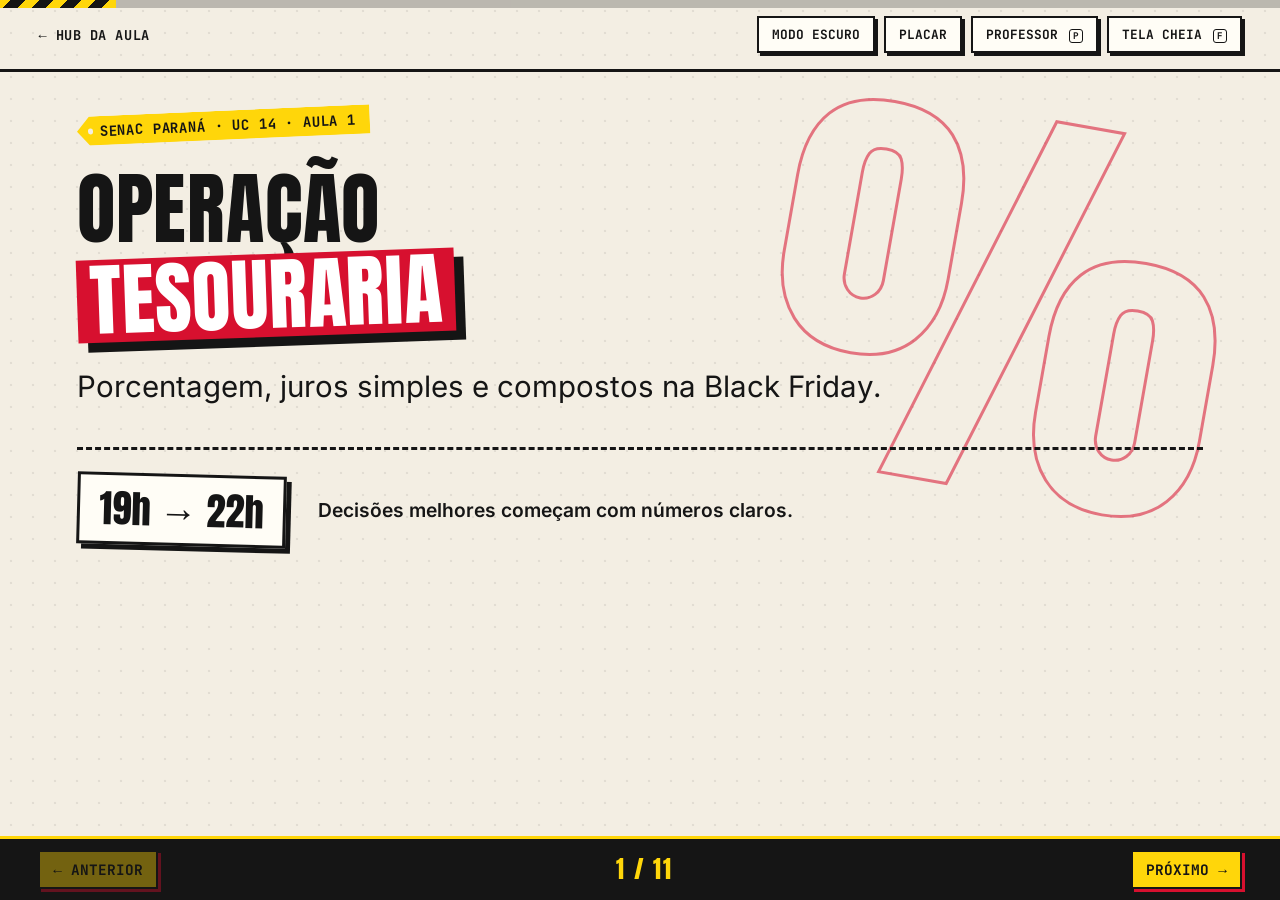
<file: slides.html>
<!doctype html>
<html lang="pt-BR" data-theme="light">
<head>
  <meta charset="utf-8"><meta name="viewport" content="width=device-width, initial-scale=1">
  <title>Operação Tesouraria | Apresentação</title>
  <link rel="stylesheet" href="assets/style.css"><link rel="stylesheet" href="assets/slides.css"><link rel="stylesheet" href="assets/variaveis.css">
  <script src="assets/vendor/chart.umd.min.js" defer></script><script src="assets/app.js" defer></script><script src="assets/variaveis-dados.js" defer></script><script src="assets/variaveis.js" defer></script><script src="assets/slides.js" defer></script>
</head>
<body class="presentation">
  <div class="progress" aria-hidden="true"><span id="progress-bar"></span></div>
  <header class="deck-header"><a href="index.html">← Hub da aula</a><div class="header-actions"><button type="button" data-theme-toggle aria-label="Alternar tema">Tema</button><button type="button" id="score-open">Placar</button><button type="button" id="notes-open">Professor <kbd>P</kbd></button><button type="button" id="fullscreen" aria-label="Alternar tela cheia">Tela cheia <kbd>F</kbd></button></div></header>
  <main id="deck" aria-label="Apresentação da aula">
    <section class="slide active" data-notes="Apresente o desafio: cada equipe será responsável por decisões de tesouraria durante a Black Friday. Tempo sugerido: 2 min.">
      <div class="eyebrow">SENAC PARANÁ · UC 14 · AULA 1</div><h1>Operação<br><span>Tesouraria</span></h1><p class="lead">Porcentagem, juros simples e compostos na Black Friday.</p><div class="hero-foot"><strong>19h → 22h</strong><span>Decisões melhores começam com números claros.</span></div>
    </section>
    <section class="slide" data-notes="Tempo sugerido: 13 min. Pergunte quem acredita que o preço voltou ao valor inicial. Gabarito: 100 × 1,20 = 120; 120 × 0,80 = 96. A base mudou; diferença de R$ 4,00, ou -4% em relação ao preço inicial.">
      <div class="eyebrow">AQUECIMENTO</div><h2>A pegadinha da<br>Black Friday</h2><p class="lead">Um produto de <strong>R$ 100,00</strong> sobe 20% e depois recebe 20% de desconto.</p><p class="question">Ele voltou a custar R$ 100,00?</p><button class="reveal-button" type="button" aria-expanded="false">Revelar gabarito / passo a passo <kbd>R</kbd></button><div class="answer" hidden><p><code>100 × 1,20 = R$ 120,00</code> → <code>120 × 0,80 = R$ 96,00</code></p><p><strong>Não.</strong> São R$ 4,00 a menos por unidade (-4%): a base de cálculo mudou.</p></div>
    </section>
    <section class="slide" data-notes="Tempo sugerido: 25 min. Deixe as fórmulas no quadro. 5% = 0,05; 0,5 representa 50%. Na calculadora do celular, use a orientação horizontal para encontrar xʸ ou multiplique repetidamente pelo fator.">
      <div class="eyebrow">NIVELAMENTO</div><h2>As 3 fórmulas de bolso</h2><div class="formula-grid"><article><span>01</span><h3>Porcentagem</h3><p>15% = 0,15 · 5% = 0,05</p><code>Acréscimo: <button type="button" class="var" data-var="valor">valor</button> × (1 + <button type="button" class="var" data-var="i">i</button>)<br>Desconto: <button type="button" class="var" data-var="valor">valor</button> × (1 − <button type="button" class="var" data-var="i">i</button>)</code><p class="warning">Atenção: 0,5 = 50%.</p></article><article><span>02</span><h3>Juros simples</h3><code><button type="button" class="var" data-var="J">J</button> = <button type="button" class="var" data-var="C">C</button> × <button type="button" class="var" data-var="i">i</button> × <button type="button" class="var" data-var="t">t</button><br><button type="button" class="var" data-var="M">M</button> = <button type="button" class="var" data-var="C">C</button> + <button type="button" class="var" data-var="J">J</button></code><p>Juros calculados sobre o capital inicial.</p></article><article><span>03</span><h3>Juros compostos</h3><code><button type="button" class="var" data-var="M">M</button> = <button type="button" class="var" data-var="C">C</button> × (1 + <button type="button" class="var" data-var="i">i</button>)<sup><button type="button" class="var" data-var="t">t</button></sup></code><p>Multiplique pelo <button type="button" class="var" data-var="fator">fator</button> a cada período ou use <button type="button" class="var" data-var="potencia">xʸ</button>.</p></article></div><p class="small"><button type="button" class="var" data-var="C">C</button> = capital · <button type="button" class="var" data-var="i">i</button> = taxa por período · <button type="button" class="var" data-var="t">t</button> = número de períodos · <button type="button" class="var" data-var="M">M</button> = montante · <button type="button" class="var" data-var="J">J</button> = juros</p>
    </section>
    <section class="slide" data-notes="Tempo sugerido: 3 min. Forme de 4 a 6 equipes. Peça cálculo, decisão e justificativa. Sugestão: +10 pela decisão com cálculo correto, +5 pela justificativa ou participação, -5 por revisão acordada. O placar permite ajustar a regra à turma.">
      <div class="eyebrow">MISSÃO</div><h2>Decidam como uma<br>equipe de tesouraria.</h2><div class="steps"><p><b>01</b> Calculem as alternativas.</p><p><b>02</b> Escolham e justifiquem.</p><p><b>03</b> Apresentem o impacto no caixa.</p></div><p class="small">4 a 6 equipes · Calculadora permitida · Registrem o raciocínio</p>
    </section>
    <section class="slide round" data-notes="Tempo sugerido: 15 min. Pergunte se 15% + 10% equivale a 25%. A: 20.000 × 0,85 = 17.000; × 0,90 = 15.300, desconto efetivo 23,5%. B: 20.000 × 0,76 = 15.200. B economiza R$ 100,00 a mais.">
      <div class="eyebrow">RODADA 01 · CONTAS A PAGAR</div><h2>Desconto em cascata</h2><p class="lead">Compra de estoque: <strong>R$ 20.000,00</strong>.</p><div class="choice-grid"><article><b>Fornecedor A</b><p>15% à vista + 10% extra sucessivo</p></article><article><b>Fornecedor B</b><p>24% direto à vista</p></article></div><p class="question">Qual proposta custa menos?</p><button class="reveal-button" type="button" aria-expanded="false">Revelar gabarito / passo a passo <kbd>R</kbd></button><div class="answer" hidden><p><code>A: 20.000 × 0,85 = 17.000 → × 0,90 = R$ 15.300,00</code> (23,5% efetivo)</p><p><code>B: 20.000 × 0,76 = R$ 15.200,00</code> (24%)</p><p><strong>Fornecedor B economiza R$ 100,00 a mais.</strong></p></div>
    </section>
    <section class="slide round" data-notes="Tempo sugerido: 17 min. Ressalte que o modelo aplica juros simples de 2,5% pelos 3 meses sobre o valor integral. Antecipação: 30.000 × 0,025 × 3 = 2.250; líquido 27.750. PIX: 30.000 × 0,94 = 28.200. PIX deixa R$ 450 a mais.">
      <div class="eyebrow">RODADA 02 · CONTAS A RECEBER</div><h2>Antecipação ou PIX?</h2><p class="lead">Venda de <strong>R$ 30.000,00</strong> em 3x. A loja precisa do dinheiro hoje.</p><div class="choice-grid"><article><b>Antecipar cartão</b><p>2,5% a.m. simples sobre o total, por 3 meses</p></article><article><b>Vender no PIX</b><p>6% de desconto à vista</p></article></div><p class="question">Qual opção deixa mais dinheiro no caixa?</p><button class="reveal-button" type="button" aria-expanded="false">Revelar gabarito / passo a passo <kbd>R</kbd></button><div class="answer" hidden><p><code>Cartão: <button type="button" class="var" data-var="J">J</button> = 30.000 × 0,025 × 3 = R$ 2.250,00</code> → líquido <b>R$ 27.750,00</b></p><p><code>PIX: 30.000 × 0,94 = R$ 28.200,00</code></p><p><strong>PIX deixa R$ 450,00 a mais no caixa.</strong></p></div>
    </section>
    <section class="slide" data-notes="Intervalo de 15 minutos, das 20:15 às 20:30. Retome pontualmente e prepare a terceira rodada."><div class="eyebrow">PAUSA</div><h2>Intervalo.</h2><p class="lead">Voltamos às <strong>20h30</strong> para decidir como financiar o caixa.</p></section>
    <section class="slide round comparison" data-notes="Tempo sugerido: 25 min. Simples: J = 10.000 × 0,05 × 4 = 2.000; total 12.000. Composto: 10.500; 11.025; 11.576,25; 12.155,06. Diferença: 155,06. Rotativo 12% por 6 meses: 19.738,23. Explore o gráfico após as respostas.">
      <div class="eyebrow">RODADA 03 · TESOURARIA NO VERMELHO</div><h2>Quanto custa esperar?</h2><p class="lead">Faltam <strong>R$ 10.000,00</strong> para um imposto. Prazo: 4 meses.</p><div class="choice-grid"><article><b>Fornecedor</b><p>5% a.m. em juros simples</p></article><article><b>Banco</b><p>5% a.m. em juros compostos</p></article></div><p class="question">Quanto será pago em cada opção?</p><button class="reveal-button" type="button" aria-expanded="false">Revelar gabarito / passo a passo <kbd>R</kbd></button><div class="answer" hidden><p><code>Simples: <button type="button" class="var" data-var="J">J</button> = 10.000 × 0,05 × 4 = 2.000</code> → <b>R$ 12.000,00</b></p><p><code>Compostos: 10.500 → 11.025 → 11.576,25 → R$ 12.155,06</code></p><p>O banco custa <strong>R$ 155,06</strong> a mais. Rotativo a 12% a.m. por 6 meses: <code>10.000 × 1,12⁶ = R$ 19.738,23</code>.</p><div class="chart-controls"><label for="months">Evolução até <span id="months-value">4</span> meses</label><input id="months" type="range" min="1" max="12" value="4"></div><div class="chart-wrap"><canvas id="debt-chart" role="img" aria-label="Gráfico comparativo da evolução da dívida em juros simples, compostos e rotativo"></canvas><p id="chart-fallback" hidden>Gráfico indisponível. Confira os valores no gabarito acima.</p></div></div>
    </section>
    <section class="slide round" data-notes="Tempo sugerido: 25 min. Conta corrente mantém 40.000. CDB: 40.400; 40.804; 41.212,04. Ganho bruto 1.212,04. IR de 22,5% sobre o ganho: 272,71; lucro líquido 939,33. A hipótese simplifica condições do produto.">
      <div class="eyebrow">RODADA 04 · SOBROU CAIXA</div><h2>Faça o tempo trabalhar a favor.</h2><p class="lead">Há <strong>R$ 40.000,00</strong> livres por 3 meses.</p><div class="choice-grid"><article><b>Conta corrente</b><p>0% de rendimento</p></article><article><b>CDB com liquidez diária</b><p>1% a.m. em juros compostos</p></article></div><p class="question">Qual é o ganho? E após IR de 22,5%?</p><button class="reveal-button" type="button" aria-expanded="false">Revelar gabarito / passo a passo <kbd>R</kbd></button><div class="answer" hidden><p><code>CDB: 40.400 → 40.804 → R$ 41.212,04</code></p><p>Ganho bruto: <b>R$ 1.212,04</b>. IR até 180 dias: <code>1.212,04 × 0,225 = R$ 272,71</code>.</p><p><strong>Lucro líquido: R$ 939,33.</strong> Conta corrente: R$ 40.000,00.</p></div>
    </section>
    <section class="slide" data-notes="Tempo sugerido: 25 min. Feche o placar e convide equipes a explicar escolhas, premissas e efeito no fluxo de caixa. Pergunte como prazo, liquidez e custo alteram decisões. Síntese: B reduz a saída em R$ 100; PIX aumenta a entrada em R$ 450; juros simples reduzem a saída em R$ 155,06; CDB rende R$ 939,33 líquidos. Registre cada movimento na data correspondente."><div class="eyebrow">DEBRIEFING</div><h2>O que os números contam?</h2><div class="steps"><p><b>01</b> Qual decisão preservou mais caixa?</p><p><b>02</b> Onde a base de cálculo mudou?</p><p><b>03</b> Como prazo e juros afetam o fluxo de caixa?</p></div><p class="lead">Uma boa decisão inclui cálculo, contexto e comunicação.</p></section>
    <section class="slide" data-notes="Tempo sugerido: 15 min. Peça uma aprendizagem e uma dúvida por equipe. Retome fator multiplicador, diferença entre regimes e impacto no caixa. Próxima aula em 02/12: simulador de tesouraria e fluxo de caixa em Excel."><div class="eyebrow">FECHAMENTO</div><h2>Da decisão à automação.</h2><p class="lead">Próxima aula · <strong>02/12</strong></p><p>Vamos construir um simulador de tesouraria e fluxo de caixa em planilhas eletrônicas.</p><div class="hero-foot"><strong>Até a próxima.</strong><a href="guia-professor.html">Abrir guia do professor →</a></div></section>
  </main>
  <div id="timer" class="timer" hidden aria-label="Cronômetro das equipes"><span id="timer-display" role="timer" aria-live="off">05:00</span><div class="timer-presets"><button type="button" data-minutes="5">5 min</button><button type="button" data-minutes="10">10 min</button><button type="button" data-minutes="15">15 min</button></div><div><button id="timer-play" type="button">Iniciar</button><button id="timer-reset" type="button">Resetar</button></div><span id="timer-status" class="sr-only" aria-live="polite"></span></div>
  <nav class="deck-nav" aria-label="Navegação dos slides"><button type="button" id="previous" aria-label="Slide anterior">← <span>Anterior</span></button><span id="slide-count" aria-live="polite"></span><button type="button" id="next" aria-label="Próximo slide"><span>Próximo</span> →</button></nav>
  <dialog id="notes-dialog" class="drawer"><div class="drawer-head"><div><span class="eyebrow">MODO PROFESSOR</span><h2>Notas do slide</h2></div><button type="button" data-close="notes-dialog" aria-label="Fechar notas">×</button></div><p id="notes-content"></p><p class="small">Atalho: P · As notas não aparecem no slide.</p></dialog>
  <dialog id="score-dialog" class="drawer"><div class="drawer-head"><div><span class="eyebrow">OPERAÇÃO TESOURARIA</span><h2>Placar das equipes</h2></div><button type="button" data-close="score-dialog" aria-label="Fechar placar">×</button></div><p>Edite os nomes e ajuste os pontos. O placar fica salvo neste navegador.</p><div id="teams"></div><button type="button" id="add-team">Adicionar equipe</button><button type="button" id="reset-scores">Zerar pontos</button><p class="small">De 4 a 6 equipes. A exclusão mantém pelo menos 4.</p></dialog>
</body></html>
</file>
<file: assets/simulator.css>
.simulator{padding:72px 0;scroll-margin-top:88px;color:#0a2540}.sim-heading{display:flex;justify-content:space-between;align-items:end;gap:24px;margin-bottom:26px}.sim-eyebrow,.sim-index{font-size:.7rem;font-weight:800;letter-spacing:.14em;color:#a65c00}.sim-heading h2{font-size:clamp(2rem,4vw,3rem);letter-spacing:-.045em;line-height:1.05;margin:.45rem 0}.sim-heading p:not(.sim-eyebrow),.sim-card-head p{color:#5b6e80;margin:.55rem 0 0}.sim-live{white-space:nowrap;font-size:.68rem;letter-spacing:.1em;font-weight:800;color:#08795a}.sim-live span{display:inline-block;background:#10b981;width:8px;height:8px;border-radius:50%;margin-right:6px}.sim-grid{display:grid;grid-template-columns:minmax(0,.8fr) minmax(0,1.2fr);gap:20px}.sim-card{background:#fff;border:1px solid #dbe5ec;border-radius:20px;padding:28px;box-shadow:0 12px 35px rgba(10,37,64,.06)}.sim-card-head{display:flex;justify-content:space-between;gap:15px;margin-bottom:25px}.sim-card h3{font-size:1.35rem;letter-spacing:-.03em;margin:.4rem 0}.sim-icon{flex-shrink:0;display:grid;place-items:center;width:42px;height:42px;border-radius:12px;background:#fff2df;color:#a65c00;font-weight:800}.sim-fields{display:grid;grid-template-columns:repeat(2,minmax(0,1fr));gap:12px}.sim-fields-three{grid-template-columns:repeat(3,minmax(0,1fr))}.sim-fields label{font-size:.76rem;font-weight:700;color:#40576a}.sim-fields label span{float:right;font-weight:500;color:#718799}.sim-fields input{display:block;box-sizing:border-box;width:100%;margin-top:8px;padding:12px;border:1px solid #cbd8e2;border-radius:9px;background:#f8fafc;color:#0a2540;font:600 .95rem 'JetBrains Mono',monospace}.sim-fields input:focus{outline:3px solid rgba(0,69,135,.18);border-color:#004587}.sim-fields input[aria-invalid=true]{border-color:#ef4444}.sim-factor-results{display:grid;gap:10px;margin-top:22px}.sim-factor-results>div,.sim-totals>div{background:#f2f7fa;border-radius:12px;padding:16px}.sim-factor-results>div:first-child{border-left:3px solid #10b981}.sim-factor-results>div:last-child{border-left:3px solid #f7941d}.sim-factor-results span,.sim-totals span{display:block;font-size:.64rem;letter-spacing:.09em;font-weight:800;color:#62788a}.sim-factor-results strong,.sim-totals strong{display:block;font-family:'JetBrains Mono',monospace;font-size:clamp(1rem,1.5vw,1.35rem);margin:8px 0;color:#0a2540}.sim-factor-results small,.sim-totals small{color:#647b8e;font-size:.75rem}.sim-note{border-top:1px solid #e5edf2;padding-top:16px;margin:20px 0 0;color:#647b8e;font-size:.8rem;line-height:1.55}.sim-totals{display:grid;grid-template-columns:repeat(3,minmax(0,1fr));gap:8px;margin-top:22px}.sim-totals>div{padding:13px}.sim-totals>div:last-child{background:#fff2df}.sim-chart-wrap{height:220px;position:relative;margin-top:20px}.sim-chart-caption,.sim-limit{font-size:.72rem;color:#647b8e;line-height:1.5}.sim-limit{margin-top:16px}.sim-chart-caption{margin-bottom:0}html[data-theme=dark] .simulator{color:#f2f7fb}html[data-theme=dark] .sim-card{background:#102b44;border-color:#29465e;box-shadow:none}html[data-theme=dark] .sim-heading p:not(.sim-eyebrow),html[data-theme=dark] .sim-card-head p,html[data-theme=dark] .sim-note,html[data-theme=dark] .sim-chart-caption,html[data-theme=dark] .sim-limit{color:#abc0d0}html[data-theme=dark] .sim-fields label{color:#cad9e3}html[data-theme=dark] .sim-fields input{background:#091f32;border-color:#446075;color:#fff}html[data-theme=dark] .sim-factor-results>div,html[data-theme=dark] .sim-totals>div{background:#193a53}html[data-theme=dark] .sim-totals>div:last-child{background:#5c3b17}html[data-theme=dark] .sim-factor-results strong,html[data-theme=dark] .sim-totals strong{color:#fff}html[data-theme=dark] .sim-factor-results span,html[data-theme=dark] .sim-totals span,html[data-theme=dark] .sim-factor-results small,html[data-theme=dark] .sim-totals small{color:#b8cbd9}html[data-theme=dark] .sim-note{border-color:#29465e}@media(max-width:850px){.sim-grid{grid-template-columns:1fr}.sim-heading{align-items:start;flex-direction:column}.simulator{padding:50px 0}}@media(max-width:520px){.sim-card{padding:20px}.sim-fields-three{grid-template-columns:1fr 1fr}.sim-totals{grid-template-columns:1fr}.sim-chart-wrap{height:190px}}

.sim-feedback{color:#b42318;font-size:.78rem;font-weight:600;line-height:1.45;margin:12px 0 0}.sim-feedback:empty{display:none}.simulator [hidden]{display:none!important}.sim-card,.sim-totals>div,.sim-factor-results>div{min-width:0}.sim-totals strong,.sim-totals small,.sim-factor-results strong,.sim-factor-results small{overflow-wrap:anywhere}html[data-theme=dark] .sim-feedback{color:#ffb4a9}
</file>
<file: assets/style.css>
@font-face{font-family:Inter;font-style:normal;font-weight:400 900;font-display:swap;src:url(fonts/inter.woff2) format("woff2")}
@font-face{font-family:"JetBrains Mono";font-style:normal;font-weight:400 700;font-display:swap;src:url(fonts/jetbrains-mono.woff2) format("woff2")}
@font-face{font-family:Anton;font-style:normal;font-weight:400;font-display:swap;src:url(fonts/anton.woff2) format("woff2")}
/* Tokens compartilhados: papel termico (claro) e vitrine noturna (escuro). */
:root{--paper:#f3eee3;--panel:#fffdf6;--ink:#151515;--muted:#45413a;--line:#15151540;--tag:#ffd60a;--tag-ink:#151515;--sale:#d7102f;--sale-ink:#fff;--green:#0b6e45;--amber:#d7102f;--shadow:#151515;--card-shadow:#151515;--dot:#15151514;--hl:#ffd60a;--bar:#151515;--bar-ink:#f3eee3;--font-display:Anton,Impact,Haettenschweiler,"Arial Narrow Bold","Franklin Gothic Bold",sans-serif;--font-body:Inter,system-ui,"Segoe UI",Arial,sans-serif;--font-mono:"JetBrains Mono",ui-monospace,Consolas,"Courier New",monospace;--hub-bg:var(--paper);--hub-ink:var(--ink);--hub-muted:var(--muted);--hub-card:var(--panel);--hub-border:var(--ink);--hub-accent:var(--tag);--hub-line:var(--ink)}
html[data-theme=dark]{color-scheme:dark;--paper:#0f0f12;--panel:#1c1c22;--ink:#f6f1e6;--muted:#cfc8ba;--line:#f6f1e640;--sale:#ff3d57;--green:#5ee39a;--amber:#ffd60a;--shadow:#ffd60a;--card-shadow:#ff3d57;--dot:#ffffff12;--hl:#ff3d5770;--bar:#000;--bar-ink:#f6f1e6}
*{box-sizing:border-box}
.hub{margin:0;background:var(--hub-bg);color:var(--hub-ink);font:400 1rem/1.5 Inter,Arial,sans-serif;-webkit-font-smoothing:antialiased}
.hub a{color:inherit;text-decoration:none}
.hub button{font:inherit;cursor:pointer}
.hub :focus-visible{outline:3px solid #398cdd;outline-offset:4px}
.hub .wrap{max-width:1312px;width:calc(100% - clamp(36px,9vw,144px));margin-inline:auto}
.hub .icon{width:1.1em;height:1.1em;fill:none;stroke:currentColor;stroke-width:1.7;stroke-linecap:round;stroke-linejoin:round;flex:none}
.icon-defs{position:absolute;width:0;height:0;overflow:hidden}
.hub-header{background:var(--hub-card);border-bottom:1px solid var(--hub-border)}
.hub-header-inner,.hub-brand,.hub-nav,.mode-switch,.hero-meta,.hero-meta span,.hero-action,.section-title,.resource-action,.foot-inner{display:flex;align-items:center}
.hub-header-inner{min-height:72px;justify-content:space-between;gap:1rem}
.hub-brand{gap:11px;line-height:1.14;letter-spacing:-.055em;font-size:1.18rem;font-weight:800}
.hub-brand small{display:block;color:var(--hub-muted);font-size:.66rem;letter-spacing:.105em;font-weight:650;text-transform:uppercase;margin-top:4px}
.brand-icon{width:39px;height:39px;display:grid;place-items:center;background:#102e49;color:#ffb152;border-radius:11px}
.brand-icon .icon{width:24px;height:24px;stroke-width:1.9}
.hub-nav{gap:clamp(18px,3vw,44px);align-self:stretch;font-size:.9rem;font-weight:600}
.hub-nav a{display:grid;align-items:center;color:var(--hub-muted);position:relative}
.hub-nav a[aria-current],.hub-nav a:hover{color:var(--hub-ink)}
.hub-nav a[aria-current]:after{content:"";height:3px;border-radius:4px;position:absolute;bottom:0;background:#ee9c38;left:0;right:0}
.mode-switch{gap:8px;background:var(--hub-card);color:var(--hub-ink);border:1px solid var(--hub-border);padding:.52rem .85rem;border-radius:7px;font-size:.8rem!important;font-weight:650!important}
.hub main{padding-top:26px}
.hub-hero{position:relative;isolation:isolate;overflow:hidden;display:grid;grid-template-columns:1.15fr 1fr;align-items:center;background:linear-gradient(115deg,#0c2942 10%,#11354e 70%,#123d55);color:white;border:1px solid #183c53;border-radius:17px}
.hub-hero:before{content:"";position:absolute;inset:0 0 0 37%;z-index:-1;background-image:linear-gradient(#86b2cf12 1px,transparent 1px),linear-gradient(90deg,#86b2cf12 1px,transparent 1px);background-size:36px 36px;mask-image:linear-gradient(90deg,transparent,#000 38%);pointer-events:none}
.hero-copy{padding:clamp(30px,3.6vw,55px) 0 clamp(30px,3.6vw,55px) clamp(26px,4.5vw,68px);z-index:1}
.hero-kicker{display:inline-flex;align-items:center;gap:9px;font:600 .76rem/1.2 "JetBrains Mono",monospace;letter-spacing:.115em;text-transform:uppercase;margin:0 0 18px;color:#ffbe6c}
.hero-kicker:before{content:"";width:23px;height:2px;background:#ffad43}
.hub-hero h1{font-size:clamp(2.6rem,4.65vw,4.65rem);line-height:1.02;letter-spacing:-.063em;font-weight:760;margin:0}
.hub-hero h1 span{display:block;color:var(--hub-accent)}
.hero-desc{max-width:485px;margin:17px 0 16px;color:#d2e1ec;font-size:clamp(.98rem,1.2vw,1.12rem);line-height:1.55}
.hero-meta{gap:18px;flex-wrap:wrap;margin:0 0 23px;color:#d9e6f0;font-size:.82rem;font-weight:500}.hero-meta span{gap:7px}.hero-meta .icon{color:#a6bfd1;width:16px;height:16px}
.hero-action{display:inline-flex;gap:10px;background:var(--hub-accent);color:#152a3c!important;padding:11px 17px;border-radius:7px;font-weight:720;font-size:.9rem;transition:background .2s,transform .2s}
.hero-action:hover{background:#ffc579;transform:translateY(-2px)}
.hero-art{height:100%;min-height:230px;position:relative;display:grid;align-items:center;justify-items:center;z-index:-1}
.hero-art:before,.hero-art:after{content:"";position:absolute;border:1px solid #7aa5bc31;border-radius:50%;width:77%;aspect-ratio:1;transform:rotateX(35deg) rotate(-22deg)}
.hero-art:after{width:96%;border-style:dashed;border-color:#8eb8cf23}
.hero-art img{position:absolute;width:min(81%,420px);max-height:94%;object-fit:contain;filter:drop-shadow(5px 17px 15px #061c3077);z-index:1;transform:rotate(-5deg)}
.materials{margin-top:clamp(32px,3.6vw,52px);scroll-margin:20px}
.section-title{gap:14px;margin-bottom:18px}
.section-title h2,.hub .sim-heading h2{font-size:clamp(1.55rem,2.2vw,2.05rem);letter-spacing:-.055em;line-height:1.17;font-weight:740;margin:0}
.section-title:after{content:"";height:1px;flex:1;background:var(--hub-border);margin-left:7px}
.resource-grid{display:grid;grid-template-columns:repeat(3,minmax(0,1fr));gap:18px}
.resource{display:flex;align-items:flex-start;flex-direction:column;padding:23px 24px 19px;background:var(--hub-card);border:1px solid var(--hub-border);border-radius:12px;box-shadow:0 2px 3px #0b274006;transition:transform .18s,border-color .18s}
.resource:hover{transform:translateY(-3px);border-color:#93abc0}
.resource-icon{display:grid;place-items:center;width:43px;height:43px;border-radius:11px;margin-bottom:16px;color:#295c95;background:#e5effb}
.resource-icon .icon{width:23px;height:23px}
.resource-guide .resource-icon{background:#e0f3ea;color:#197956}
.resource-plan .resource-icon{background:#fff0d8;color:#a56611}
.resource h3{font-size:clamp(1.06rem,1.55vw,1.35rem);line-height:1.2;font-weight:710;letter-spacing:-.043em;margin:0 0 7px}
.resource p{color:var(--hub-muted);font-size:.91rem;margin:0 0 18px;max-width:38ch;line-height:1.5}
.resource-action{margin-top:auto;gap:6px;font-size:.82rem;font-weight:720;color:var(--hub-line)}
.resource-action .icon{width:13px;height:13px}
.hub .simulator{padding:42px 0 55px}.hub .sim-heading{margin-bottom:18px}.hub .sim-card{border-radius:12px;box-shadow:0 2px 3px #0b274006}.hub .sim-heading p{font-size:.92rem}
.hub-footer{border-top:1px solid var(--hub-border);font-size:.8rem;color:var(--hub-muted)}.foot-inner{gap:12px;justify-content:space-between;padding:18px 0}.foot-inner a{font-weight:650}
@media(max-width:850px){.hub .wrap{width:calc(100% - 40px)}.hub-nav{gap:18px}.hero-copy{padding-left:30px}.resource{padding:17px}.resource-grid{gap:12px}}
@media(max-width:660px){.hub-header-inner{min-height:62px}.hub-nav{display:none}.hub .wrap{width:calc(100% - 28px)}.hub main{padding-top:15px}.hub-hero{grid-template-columns:1fr}.hero-copy{padding:27px 22px 16px}.hub-hero h1{font-size:clamp(2.35rem,9vw,3.2rem)}.hero-art{min-height:177px;margin:-12px 0 12px 20%;width:78%}.hero-art img{width:82%;max-height:100%}.hero-art:before{width:72%}.hero-art:after{width:90%}.hub-hero:before{left:10%}.hero-meta{gap:14px;margin-bottom:17px}.hero-kicker{margin-bottom:12px}.resource-grid{grid-template-columns:1fr}.resource{display:grid;grid-template-columns:44px 1fr;column-gap:15px}.resource-icon{grid-row:1/4;margin:0}.resource p,.resource h3,.resource-action{grid-column:2}.resource p{margin-bottom:10px}.materials{margin-top:28px}.hub .simulator{padding-top:32px}.mode-switch{padding:.48rem .68rem}}
@media(prefers-reduced-motion:reduce){.hub *{transition:none!important}}

/* Redesenho do hub: vitrine de Black Friday com etiquetas e cupons. */
.hub{background:var(--paper) radial-gradient(var(--dot) 1.2px,transparent 1.6px) 0 0/22px 22px;font-family:var(--font-body)}
.hub :focus-visible{outline-color:var(--amber)}
.hub-header{border-bottom:3px solid var(--ink)}
.hub-brand{font:400 1.35rem/1.05 var(--font-display);text-transform:uppercase;letter-spacing:.02em}
.hub-brand small{font:700 .66rem/1 var(--font-mono);letter-spacing:.12em}
.brand-icon{background:var(--tag);color:#151515;border:2px solid var(--ink);border-radius:0;transform:rotate(-6deg);box-shadow:3px 3px 0 var(--ink);transition:transform .2s}
.hub-brand:hover .brand-icon{transform:rotate(6deg) scale(1.06)}
.hub-nav{font:700 .8rem var(--font-mono);text-transform:uppercase;letter-spacing:.06em}
.hub-nav a[aria-current]:after{height:6px;border-radius:0;background:var(--sale)}
.hub .mode-switch{border:2px solid var(--ink);border-radius:0;font:700 .78rem var(--font-mono)!important;text-transform:uppercase;box-shadow:3px 3px 0 var(--shadow);transition:transform .12s,box-shadow .12s}
.hub .mode-switch:hover{transform:translate(-2px,-2px);box-shadow:5px 5px 0 var(--shadow)}
.hub .mode-switch:active{transform:translate(3px,3px);box-shadow:none}
.hub-hero{background:#151515;color:#f6f1e6;border:3px solid var(--ink);border-radius:0;box-shadow:8px 8px 0 var(--tag);padding-bottom:14px}
.hub-hero:before{inset:auto 0 0 0;height:14px;z-index:1;background:repeating-linear-gradient(-45deg,var(--tag) 0 14px,#151515 14px 28px);mask-image:none}
.hub-hero:after{content:"";position:absolute;inset:0 0 0 45%;z-index:-1;background:radial-gradient(#ffd60a2e 1.6px,transparent 2px) 0 0/16px 16px;pointer-events:none}
.hero-kicker{position:relative;padding:.45em 1em .45em 1.6em;background:var(--tag);color:#151515;font:700 .78rem/1.2 var(--font-mono);clip-path:polygon(.9em 0,100% 0,100% 100%,.9em 100%,0 50%);transform:rotate(-3deg);transform-origin:left center;animation:hub-swing .3s cubic-bezier(.3,1.4,.5,1) backwards}
.hero-kicker:before{position:absolute;left:.75em;top:50%;width:.42em;height:.42em;margin-top:-.21em;border-radius:50%;background:#151515}
.hub-hero h1{font:400 clamp(2.7rem,5.6vw,5.4rem)/.96 var(--font-display);text-transform:uppercase;letter-spacing:.01em;margin-top:.2em;animation:hub-slam .3s cubic-bezier(.2,.9,.3,1.2) backwards .05s}
.hub-hero h1 span{display:table;margin-top:.1em;padding:.02em .16em .05em;background:var(--sale);color:#fff;transform:rotate(-2deg);box-shadow:.1em .1em 0 var(--tag)}
.hero-desc{color:#e6dfd1;animation:hub-rise .26s ease-out backwards .1s}
.hero-meta{font:700 .8rem var(--font-mono);text-transform:uppercase;color:#f6f1e6}.hero-meta .icon{color:var(--tag)}
.hub .hero-action{background:var(--tag);color:#151515!important;border:2px solid #f6f1e6;border-radius:0;font:700 .9rem var(--font-mono);text-transform:uppercase;box-shadow:5px 5px 0 var(--sale);transition:transform .12s,box-shadow .12s;animation:hub-rise .26s ease-out backwards .15s}
.hub .hero-action:hover{background:var(--tag);transform:translate(-2px,-2px);box-shadow:8px 8px 0 var(--sale)}
.hub .hero-action:active{transform:translate(3px,3px);box-shadow:none}
.hero-art:before{content:"%";border:0;border-radius:0;width:auto;aspect-ratio:auto;transform:rotate(12deg);font:400 clamp(10rem,22vw,19rem)/1 var(--font-display);color:transparent;-webkit-text-stroke:3px var(--sale);opacity:.7}
.hero-art:after{content:"OFF";width:auto;aspect-ratio:auto;top:12%;right:10%;z-index:2;padding:.5em .6em;border:2px solid #151515;border-radius:50%;background:var(--tag);color:#151515;font:400 1.3rem var(--font-display);transform:rotate(-14deg)}
.hero-art img{transform:rotate(4deg);transition:transform .3s}
.hub-hero:hover .hero-art img{transform:rotate(-1deg) scale(1.03)}
.section-title h2,.hub .sim-heading h2{font:400 clamp(1.9rem,3vw,2.7rem)/1.05 var(--font-display);text-transform:uppercase;letter-spacing:.01em}
.section-title:after{height:0;background:none;border-top:3px dashed var(--ink)}
.resource-grid{grid-template-columns:1.25fr 1fr 1fr;gap:26px}
.resource{position:relative;border:2px solid var(--ink);border-radius:0;box-shadow:6px 6px 0 var(--card-shadow);transform:rotate(var(--tilt,0deg));transition:transform .18s,box-shadow .18s;animation:hub-drop .3s cubic-bezier(.2,1.1,.4,1) backwards .1s}
.resource-slides{--tilt:-1deg}.resource-guide{--tilt:.8deg;top:10px;animation-delay:.16s}.resource-plan{--tilt:-.4deg;animation-delay:.22s}
.resource:before{content:"";position:absolute;top:12px;right:14px;width:14px;height:14px;border:2px solid var(--ink);border-radius:50%;background:var(--paper)}
.resource:hover{transform:rotate(0) translate(-3px,-5px);border-color:var(--ink);box-shadow:10px 10px 0 var(--card-shadow)}
.resource-icon,.resource-guide .resource-icon,.resource-plan .resource-icon{border:2px solid var(--ink);border-radius:0;background:var(--tag);color:#151515;transform:rotate(-5deg)}
.resource-guide .resource-icon{background:var(--sale);color:#fff;transform:rotate(4deg)}
.resource-plan .resource-icon{background:var(--green);color:#fff}
.resource h3{font:400 clamp(1.3rem,1.9vw,1.7rem)/1.1 var(--font-display);text-transform:uppercase;letter-spacing:.02em}
.resource-action{font:700 .8rem var(--font-mono);text-transform:uppercase}
.resource-action .icon{transition:transform .18s}.resource:hover .resource-action .icon{transform:translateX(5px)}
.hub-footer{border-top:3px solid var(--ink);font-family:var(--font-mono)}
@keyframes hub-rise{from{opacity:0;transform:translateY(12px)}}
@keyframes hub-slam{from{opacity:0;transform:scale(1.1) translateY(-6px)}}
@keyframes hub-swing{from{opacity:0;transform:rotate(-16deg) translateY(-10px)}}
@keyframes hub-drop{from{opacity:0;transform:translateY(-24px) rotate(-5deg)}}
@media(max-width:660px){.resource-grid{grid-template-columns:1fr}.resource{--tilt:0deg!important;top:0!important}.hero-art:after{font-size:1rem}}
@media(prefers-reduced-motion:reduce){.hub *,.hub *:before,.hub *:after{animation:none!important;transition:none!important}}
html[data-theme] .hub .simulator{color:var(--ink)}
html[data-theme] .hub .sim-card{background:var(--panel);border:2px solid var(--ink);border-radius:0;box-shadow:6px 6px 0 var(--card-shadow)}
html[data-theme] .hub .sim-card h3{font:400 1.6rem/1.1 var(--font-display);text-transform:uppercase;letter-spacing:.02em}
html[data-theme] .hub .sim-heading p,html[data-theme] .hub .sim-card-head p,html[data-theme] .hub .sim-note,html[data-theme] .hub .sim-chart-caption,html[data-theme] .hub .sim-limit,html[data-theme] .hub .sim-fields label,html[data-theme] .hub .sim-fields label span{color:var(--muted)}
html[data-theme] .hub .sim-fields input{background:var(--paper);color:var(--ink);border:2px solid var(--ink);border-radius:0;transition:box-shadow .12s}
html[data-theme] .hub .sim-fields input:focus{outline:0;box-shadow:4px 4px 0 var(--tag)}
html[data-theme] .hub .sim-fields input[aria-invalid=true]{border-color:var(--sale)}
html[data-theme] .hub .sim-factor-results>div,html[data-theme] .hub .sim-totals>div{background:var(--paper);border:2px dashed var(--line);border-radius:0}
html[data-theme] .hub .sim-factor-results>div:first-child{border-left:8px solid var(--green)}
html[data-theme] .hub .sim-factor-results>div:last-child{border-left:8px solid var(--sale)}
html[data-theme] .hub .sim-totals>div:last-child{background:var(--tag);border:2px solid #151515;transform:rotate(-1.5deg)}
html[data-theme] .hub .sim-totals>div:last-child *{color:#151515}
html[data-theme] .hub .sim-factor-results span,html[data-theme] .hub .sim-totals span{font-family:var(--font-mono);color:var(--muted)}
html[data-theme] .hub .sim-factor-results strong,html[data-theme] .hub .sim-totals strong{color:var(--ink);font-size:clamp(1.15rem,1.7vw,1.55rem)}
html[data-theme] .hub .sim-factor-results small,html[data-theme] .hub .sim-totals small{color:var(--muted)}
html[data-theme] .hub .sim-note{border-top:2px dashed var(--line)}
</file>
<file: assets/teaching.css>
:root{--surface:var(--panel);--wash:var(--paper);--red:var(--sale)}
/* Redesenho: tokens e fontes vêm de style.css. */
*{box-sizing:border-box}body{margin:0;background:var(--wash);color:var(--ink);font-family:Inter,Arial,sans-serif;line-height:1.6}a{color:inherit}button{font:inherit}.teach-shell{width:min(1100px,calc(100% - 40px));margin:auto}.teach-header{background:var(--surface);border-bottom:1px solid var(--line)}.teach-nav{min-height:76px;display:flex;align-items:center;justify-content:space-between;gap:18px}.teach-brand{font-weight:800;text-decoration:none;letter-spacing:-.03em}.teach-links{display:flex;align-items:center;gap:18px;flex-wrap:wrap;font-size:.9rem;font-weight:700}.teach-links a{text-decoration:none}.teach-links a:hover{text-decoration:underline}.theme-button,.print-button{border:1px solid var(--line);background:var(--surface);color:var(--ink);border-radius:8px;padding:9px 13px;cursor:pointer}.teach-hero{padding:64px 0 46px}.eyebrow{text-transform:uppercase;letter-spacing:.14em;font-size:.75rem;font-weight:800;color:#b35a00}.teach-hero h1{font-size:clamp(2.4rem,6vw,4.6rem);line-height:1.02;letter-spacing:-.055em;max-width:850px;margin:12px 0 18px}.teach-hero p{max-width:700px;color:var(--muted);font-size:1.08rem}.hero-meta{display:flex;flex-wrap:wrap;gap:10px;margin-top:24px}.pill{border:1px solid var(--line);background:var(--surface);border-radius:999px;padding:7px 13px;font-size:.8rem;font-weight:700}.teach-main{padding-bottom:70px}.overview{background:var(--ink);color:var(--wash);border-radius:16px;padding:24px 28px;margin-bottom:34px;display:flex;justify-content:space-between;gap:20px;align-items:center}.overview strong{font-size:1.15rem}.overview p{margin:3px 0 0;opacity:.8}.timeline{display:grid;gap:18px}.block,.plan-section{background:var(--surface);border:1px solid var(--line);border-radius:16px;padding:26px;break-inside:avoid}.block-head{display:flex;gap:16px;align-items:flex-start}.block-head input{width:22px;height:22px;accent-color:#10b981;flex:none;margin-top:5px}.block-head label{cursor:pointer;flex:1}.time{font-family:'JetBrains Mono',monospace;color:#b35a00;font-size:.85rem;font-weight:700}.block h2,.plan-section h2{font-size:1.35rem;line-height:1.2;margin:5px 0 8px;letter-spacing:-.025em}.duration{color:var(--muted);font-size:.85rem}.block-grid{display:grid;grid-template-columns:repeat(2,minmax(0,1fr));gap:12px;margin:20px 0 0 38px}.note{padding:16px;border-radius:10px;background:var(--wash);border-left:3px solid #7b95aa;font-size:.93rem}.note h3{font-size:.72rem;text-transform:uppercase;letter-spacing:.1em;margin:0 0 8px}.note p{margin:0}.note p+p{margin-top:8px}.note ul{padding-left:20px;margin:0}.note.board{border-color:#004587}.note.speak{border-color:#f7941d}.note.errors{border-color:#ef4444}.note.answer{border-color:#10b981}.math{font-family:'JetBrains Mono',monospace;font-size:.88em}.plan-grid{display:grid;grid-template-columns:repeat(2,minmax(0,1fr));gap:18px}.plan-section.full{grid-column:1/-1}.plan-section h3{font-size:1rem;margin:18px 0 4px}.plan-section p{margin:8px 0}.plan-section ul{padding-left:20px;margin:8px 0}.plan-table{width:100%;border-collapse:collapse;font-size:.91rem}.plan-table th,.plan-table td{text-align:left;vertical-align:top;border-bottom:1px solid var(--line);padding:12px 10px}.plan-table th{font-size:.75rem;text-transform:uppercase;letter-spacing:.08em}.table-wrap{overflow-x:auto}.teach-footer{border-top:1px solid var(--line);padding:25px 0;color:var(--muted);font-size:.85rem}.teach-footer a{font-weight:700}@media(max-width:700px){.teach-shell{width:min(100% - 28px,1100px)}.teach-nav{padding:15px 0;align-items:flex-start;flex-direction:column}.teach-links{gap:12px}.teach-hero{padding:45px 0 32px}.overview{align-items:flex-start;flex-direction:column}.block,.plan-section{padding:19px}.block-grid,.plan-grid{grid-template-columns:1fr}.block-grid{margin-left:0}.plan-section.full{grid-column:auto}}@media print{*{box-shadow:none!important}body{background:white;color:#111;font-size:10pt;line-height:1.4}.teach-shell{width:100%}.teach-header,.teach-footer,.theme-button,.print-button{display:none!important}.teach-hero{padding:0 0 12px}.teach-hero h1{font-size:25pt;margin:5px 0}.teach-hero p{font-size:10pt;color:#333}.hero-meta{margin-top:8px}.pill{padding:2px 7px}.overview{background:white;color:#111;border:1px solid #999;padding:10px;margin-bottom:12px}.block,.plan-section{border:1px solid #aaa;border-radius:0;padding:12px;break-inside:avoid}.timeline,.plan-grid{gap:8px}.block-grid{gap:6px;margin-top:8px}.note{background:white;border:1px solid #ccc;border-left:3px solid #777;padding:8px}.note h3{margin-bottom:3px}.teach-main{padding:0}.time,.eyebrow{color:#333}.plan-table th,.plan-table td{padding:5px}.table-wrap{overflow:visible}}
/* Accessible progress labels and legible dark and print palettes. */
.block-title{flex:1}.block-title label{display:inline-block;margin:8px 0 0 10px;font-size:.8rem;font-weight:700;color:var(--muted);cursor:pointer}.block-head input:focus-visible+.block-title label{outline:2px solid var(--amber);outline-offset:3px}html[data-theme=dark] .eyebrow,html[data-theme=dark] .time{color:#ffc277}
@media print{html,html[data-theme=dark]{--ink:#111;--muted:#333;--surface:#fff;--line:#999;--wash:#fff;--green:#111;--red:#111}html[data-theme=dark] .eyebrow,html[data-theme=dark] .time{color:#333}.block-title label{color:#333}}
.plan-section{min-width:0}

body{font-family:var(--font-body)}.teach-hero h1,.block h2,.plan-section h2{font-family:var(--font-display);font-weight:400;text-transform:uppercase;letter-spacing:.01em}.teach-header{border-bottom:3px solid var(--ink)}.block,.plan-section{border:2px solid var(--ink);border-radius:0;box-shadow:5px 5px 0 var(--card-shadow)}.eyebrow{display:inline-block;background:var(--tag);color:#151515!important;padding:.3em .8em;transform:rotate(-2deg);font-family:var(--font-mono)}
</file>
<file: assets/variaveis.css>
/* Variáveis das fórmulas como botões discretos e o balão informativo compartilhado. */

.var {
  display: inline;
  margin: 0;
  padding: 0;
  border: 0;
  border-radius: 0;
  background: none;
  box-shadow: none;
  color: inherit;
  font: inherit;
  letter-spacing: inherit;
  text-align: inherit;
  text-decoration: underline dotted;
  text-decoration-thickness: 2px;
  text-underline-offset: 0.2em;
  text-decoration-color: var(--amber, #f7941d);
  cursor: help;
}

.presentation button.var {
  cursor: help;
  padding: 0;
  border: 0;
  background: none;
  color: inherit;
}

.var:hover,
.var[aria-expanded='true'] {
  background: var(--hl, rgba(247, 148, 29, 0.22));
}

.var:focus-visible,
.presentation button.var:focus-visible {
  outline: 3px solid var(--amber, #f7941d);
  outline-offset: 2px;
  border-radius: 2px;
}

.var-pop {
  --var-pop-bg: var(--panel, var(--surface, #fff));
  --var-pop-ink: var(--ink, #0a2540);
  --var-pop-line: var(--line, #dce5ed);
  --var-pop-soft: var(--paper, var(--wash, #f2f6f9));
  --var-pop-warn: #b3261e;
  position: fixed;
  top: 0;
  left: 0;
  z-index: 100;
  box-sizing: border-box;
  width: max-content;
  max-width: min(20rem, calc(100vw - 1.5rem));
  padding: 0.75rem 1rem;
  border: 1px solid var(--var-pop-line);
  border-top: 3px solid var(--amber, #f7941d);
  border-radius: 0.4rem;
  background: var(--var-pop-bg);
  color: var(--var-pop-ink);
  font-family: Inter, system-ui, Arial, sans-serif;
  font-size: 0.9rem;
  font-weight: 400;
  letter-spacing: normal;
  line-height: 1.45;
  text-align: left;
  box-shadow: 0 8px 28px rgba(0, 0, 0, 0.28);
  max-height: calc(100vh - 1.5rem);
  overflow-y: auto;
  overflow-wrap: anywhere;
  opacity: 0;
  visibility: hidden;
  pointer-events: none;
  transform: translateY(4px);
  transition: opacity 0.12s ease-out, transform 0.12s ease-out, visibility 0s linear 0.12s;
}

html[data-theme='dark'] .var-pop {
  --var-pop-warn: #ffb4a8;
}

.var-pop[data-side='above'] {
  transform: translateY(-4px);
}

.var-pop[data-open='true'] {
  opacity: 1;
  visibility: visible;
  pointer-events: auto;
  transform: none;
  transition-delay: 0s;
}

.var-pop[data-instant='true'] {
  transition: none;
}

.var-pop p,
.slide .var-pop p {
  margin: 0.4rem 0 0;
  font-size: inherit;
  line-height: inherit;
}

.var-pop-title {
  display: block;
  font-size: 1.1rem;
  font-weight: 700;
  line-height: 1.2;
}

.var-pop-example {
  margin-top: 0.5rem;
  padding: 0.5rem 0.65rem;
  background: var(--var-pop-soft);
  border-left: 3px solid var(--amber, #f7941d);
}

.var-pop-label {
  display: block;
  margin-bottom: 0.2rem;
  font-size: 0.72rem;
  font-weight: 700;
  letter-spacing: 0.08em;
  text-transform: uppercase;
  opacity: 0.75;
}

.var-pop code {
  display: block;
  font-family: 'JetBrains Mono', ui-monospace, monospace;
  font-size: 0.8rem;
  line-height: 1.45;
  white-space: pre-wrap;
  overflow-wrap: anywhere;
}

.var-pop .var-pop-warn {
  color: var(--var-pop-warn);
  font-weight: 600;
}

@media (prefers-reduced-motion: reduce) {
  .var-pop,
  .var-pop[data-side='above'] {
    transform: none;
    transition: opacity 0.12s linear, visibility 0s linear 0.12s;
  }
}

@media (forced-colors: active) {
  .var {
    text-decoration-color: LinkText;
  }
  .var-pop {
    border: 1px solid CanvasText;
  }
}

@media print {
  .var-pop {
    display: none;
  }
  .var {
    text-decoration: none;
  }
}

/* Redesenho: balão como etiqueta de preço com sombra sólida. */
.var-pop {
  border: 2px solid var(--ink, #151515);
  border-top: 6px solid var(--tag, #ffd60a);
  border-radius: 0;
  box-shadow: 5px 5px 0 var(--card-shadow, #151515);
  font-family: var(--font-body, Inter, system-ui, Arial, sans-serif);
}
.var-pop-title { font-family: var(--font-display, Impact, sans-serif); font-weight: 400; text-transform: uppercase; letter-spacing: 0.02em; font-size: 1.35rem; }
.var-pop-example { border-left-color: var(--sale, #d7102f); }
</file>
<file: assets/slides.css>
/* Apresentação: etiqueta de preço, cupom fiscal e vitrine de Black Friday.
   Tokens de cor e fontes vêm de style.css (:root e html[data-theme=dark]). */

.presentation {
  margin: 0;
  min-height: 100vh;
  background: var(--paper) radial-gradient(var(--dot) 1.2px, transparent 1.6px) 0 0 / 22px 22px;
  color: var(--ink);
  font-family: var(--font-body);
}
.presentation * { box-sizing: border-box; }
.presentation button, .presentation input { font: inherit; }
.presentation button { cursor: pointer; }
.presentation button:focus-visible, .presentation a:focus-visible, .presentation input:focus-visible { outline: 3px solid var(--amber); outline-offset: 3px; }
.presentation a { color: inherit; }
#deck { overflow-x: clip; }

/* Barra de progresso como fita de sinalização. */
.progress { position: fixed; z-index: 5; top: 0; left: 0; right: 0; height: 8px; background: var(--line); }
.progress span { display: block; height: 100%; background: repeating-linear-gradient(-45deg, var(--tag) 0 10px, #151515 10px 20px); transition: width .3s; }

.deck-header { display: flex; align-items: center; justify-content: space-between; gap: 1rem; padding: 1rem 3vw; border-bottom: 3px solid var(--ink); font: 700 .85rem var(--font-mono); text-transform: uppercase; letter-spacing: .04em; }
.deck-header > a { text-decoration: none; }
.deck-header > a:hover { text-decoration: underline wavy var(--sale); }
.header-actions { display: flex; flex-wrap: wrap; gap: .6rem; }

.presentation button:not(.var) { border: 2px solid var(--ink); border-radius: 0; background: var(--panel); color: var(--ink); padding: .5rem .8rem; box-shadow: 3px 3px 0 var(--shadow); transition: transform .12s, box-shadow .12s, background .12s; }
.presentation button:not(.var):hover:not(:disabled) { transform: translate(-2px, -2px); box-shadow: 5px 5px 0 var(--shadow); }
.presentation button:not(.var):active:not(:disabled) { transform: translate(3px, 3px); box-shadow: 0 0 0 var(--shadow); }
.presentation button:disabled { opacity: .4; cursor: not-allowed; }
.deck-header button:not(.var) { font: 700 .8rem var(--font-mono); text-transform: uppercase; }
kbd { font: 700 .72em var(--font-mono); margin-left: .35em; padding: 0 .3em; border: 1.5px solid currentColor; border-radius: 3px; }

/* Slide e entrada animada. */
.slide { display: none; position: relative; isolation: isolate; max-width: 1450px; margin: auto; padding: clamp(2rem, 5vh, 4.5rem) clamp(1.5rem, 6vw, 6rem) 9rem; }
.slide.active { display: block; }
.slide.active > :not(.answer) { animation: rise .26s cubic-bezier(.2, .8, .2, 1) backwards; }
.slide.active > :nth-child(2) { animation-delay: .04s; }
.slide.active > :nth-child(3) { animation-delay: .08s; }
.slide.active > :nth-child(4) { animation-delay: .1s; }
.slide.active > :nth-child(n+5) { animation-delay: .12s; }
@keyframes rise { from { opacity: 0; transform: translateY(14px); } }
@keyframes slam { from { opacity: 0; transform: scale(1.12) translateY(-6px); } }
@keyframes swing { from { opacity: 0; transform: rotate(-16deg) translateY(-12px); } }
@keyframes drop { from { opacity: 0; transform: translateY(-28px) rotate(-6deg); } }

/* Etiqueta de preço inclinada no lugar do eyebrow. */
.eyebrow { display: inline-block; position: relative; padding: .4em 1em .4em 1.6em; background: var(--tag); color: var(--tag-ink); font: 700 clamp(.85rem, 1.1vw, 1.05rem) var(--font-mono); letter-spacing: .06em; text-transform: uppercase; clip-path: polygon(.9em 0, 100% 0, 100% 100%, .9em 100%, 0 50%); transform: rotate(-2.5deg); transform-origin: left center; }
.eyebrow::before { content: ""; position: absolute; left: .75em; top: 50%; width: .42em; height: .42em; margin-top: -.21em; border-radius: 50%; background: var(--paper); }
.slide.active > .eyebrow { animation: swing .3s cubic-bezier(.3, 1.4, .5, 1) backwards; }

.slide h1, .slide h2 { font-family: var(--font-display); font-weight: 400; text-transform: uppercase; font-size: clamp(2.6rem, 6.2vw, 6.2rem); line-height: .98; letter-spacing: .01em; margin: .3em 0 .25em; }
.slide.active > h1, .slide.active > h2 { animation: slam .3s cubic-bezier(.2, .9, .3, 1.2) backwards .04s; }
.slide h1 span { display: inline-block; margin-top: .08em; padding: .02em .16em .04em; background: var(--sale); color: var(--sale-ink); transform: rotate(-2deg); box-shadow: .12em .12em 0 var(--ink); }
.slide p { font-size: clamp(1.15rem, 1.8vw, 1.65rem); line-height: 1.4; }
.slide .lead { font-size: clamp(1.35rem, 2.3vw, 2.15rem); max-width: 48em; }
.slide .lead strong { white-space: nowrap; padding: 0 .2em; background: var(--tag); color: var(--tag-ink); font-family: var(--font-mono); font-weight: 800; box-decoration-break: clone; -webkit-box-decoration-break: clone; }
.question { display: inline; font-weight: 800; background: linear-gradient(transparent 58%, var(--hl) 58%); box-decoration-break: clone; -webkit-box-decoration-break: clone; }
.slide > .question { display: table; }
.slide > .question::before { content: "?" / ""; display: inline-grid; place-items: center; width: 1.5em; height: 1.5em; margin-right: .45em; border-radius: 50%; background: var(--sale); color: var(--sale-ink); font-family: var(--font-display); font-weight: 400; transform: rotate(-10deg); vertical-align: .05em; }

.hero-foot { display: flex; gap: 1.5rem 2rem; align-items: center; flex-wrap: wrap; margin-top: 2.5rem; padding-top: 1.5rem; border-top: 3px dashed var(--ink); }
.hero-foot strong { font: 400 clamp(1.8rem, 3vw, 2.6rem) var(--font-display); padding: .1em .5em; border: 3px solid var(--ink); background: var(--panel); transform: rotate(1.5deg); box-shadow: 5px 5px 0 var(--card-shadow); }
.hero-foot span, .hero-foot a { font-size: clamp(1.05rem, 1.5vw, 1.4rem); font-weight: 600; }

/* Decorações por slide (sem HTML novo). */
.slide:nth-child(1)::before, .slide:nth-child(7)::before, .slide:nth-child(11)::before { content: "%" / ""; position: absolute; z-index: -1; right: 4vw; top: 1rem; font: 400 clamp(12rem, 34vw, 30rem)/1 var(--font-display); color: transparent; -webkit-text-stroke: 3px var(--sale); opacity: .55; transform: rotate(10deg); pointer-events: none; }
.slide:nth-child(7)::before { content: "||" / ""; -webkit-text-stroke-color: var(--ink); opacity: .18; }
.slide:nth-child(11)::before { content: "→" / ""; font-family: var(--font-body); font-weight: 900; -webkit-text-stroke-color: var(--ink); opacity: .14; transform: rotate(-8deg); }
.slide.active:nth-child(1)::before { animation: slam .4s cubic-bezier(.2, .9, .3, 1.2) backwards; }

/* Fórmulas: etiquetas de preço com selo numerado. */
.formula-grid, .choice-grid { display: grid; grid-template-columns: 1.15fr 1fr 1fr; gap: 1.6rem; margin: 2rem 0 1.5rem; }
.choice-grid { position: relative; grid-template-columns: repeat(2, 1fr); gap: 3rem; max-width: 1100px; }
.formula-grid article, .choice-grid article { position: relative; background: var(--panel); border: 2px solid var(--ink); padding: 1.2rem 1.4rem; box-shadow: 6px 6px 0 var(--card-shadow); transform: rotate(var(--tilt, 0deg)); transition: transform .18s, box-shadow .18s; }
.formula-grid article:nth-child(1), .choice-grid article:nth-child(1) { --tilt: -1.2deg; }
.formula-grid article:nth-child(2) { --tilt: .9deg; top: .9rem; }
.formula-grid article:nth-child(3) { --tilt: -.5deg; }
.choice-grid article:nth-child(2) { --tilt: 1.3deg; top: .6rem; }
.formula-grid article:hover, .choice-grid article:hover { transform: rotate(0) translate(-3px, -5px); box-shadow: 10px 10px 0 var(--card-shadow); }
.slide.active .formula-grid article, .slide.active .choice-grid article { animation: drop .3s cubic-bezier(.2, 1.1, .4, 1) backwards .1s; }
.slide.active .formula-grid article:nth-child(2), .slide.active .choice-grid article:nth-child(2) { animation-delay: .16s; }
.slide.active .formula-grid article:nth-child(3) { animation-delay: .22s; }
.formula-grid article > span { position: absolute; top: -1.1rem; right: 1rem; display: grid; place-items: center; width: 3rem; height: 3rem; border-radius: 50%; background: var(--sale); color: var(--sale-ink); font: 400 1.35rem var(--font-display); border: 2px solid var(--ink); transform: rotate(12deg); }
.formula-grid h3 { font: 400 clamp(1.5rem, 2vw, 2rem) var(--font-display); text-transform: uppercase; letter-spacing: .02em; margin: .2rem 0 .4rem; }
.formula-grid p, .choice-grid p { font-size: clamp(1.1rem, 1.45vw, 1.4rem); margin: .6rem 0; }
.formula-grid code { display: block; padding: .55rem 0; border-block: 2px dashed var(--line); font-size: clamp(1.05rem, 1.35vw, 1.3rem); }

/* Alternativas: cupons com furos laterais e selo VS. */
.choice-grid article { border-left: 10px solid var(--tag); }
.choice-grid article:nth-child(2) { border-left-color: var(--sale); }
.choice-grid article::after { content: ""; position: absolute; right: -.8rem; top: 50%; width: 1.4rem; height: 1.4rem; margin-top: -.7rem; border-radius: 50%; background: var(--paper); border: 2px solid var(--ink); }
.choice-grid::after { content: "VS" / ""; position: absolute; z-index: 1; left: 50%; top: 50%; display: grid; place-items: center; width: 3.2rem; height: 3.2rem; margin: -1.6rem 0 0 -1.6rem; border-radius: 50%; background: var(--ink); color: var(--paper); font: 400 1.25rem var(--font-display); transform: rotate(-10deg); }
.choice-grid b { display: block; font: 400 clamp(1.6rem, 2.2vw, 2.2rem) var(--font-display); text-transform: uppercase; letter-spacing: .02em; }

.presentation code { font-family: var(--font-mono); font-size: .9em; line-height: 1.6; }
.warning { color: var(--sale); font-weight: 700; }
.small, .slide .small { font-size: 1.15rem; opacity: 1; color: var(--muted); }

/* Passos em escada, numerados como etiquetas. */
.steps { margin: 1.5rem 0; }
.steps p { display: flex; align-items: center; gap: 1rem; border-bottom: 2px dashed var(--line); padding: .6rem 0; margin: .4rem 0; }
.steps p:nth-child(2) { margin-left: clamp(0rem, 4vw, 4rem); }
.steps p:nth-child(3) { margin-left: clamp(0rem, 8vw, 8rem); }
.steps b { flex: none; display: inline-grid; place-items: center; min-width: 2.4em; padding: .1em .35em; background: var(--tag); color: var(--tag-ink); border: 2px solid var(--ink); font: 400 1.3em var(--font-display); transform: rotate(-4deg); }
.steps p:nth-child(2) b { transform: rotate(3deg); background: var(--sale); color: var(--sale-ink); }
.slide.active .steps p { animation: rise .26s ease-out backwards .1s; }
.slide.active .steps p:nth-child(2) { animation-delay: .16s; }
.slide.active .steps p:nth-child(3) { animation-delay: .22s; }

/* Botão de revelar e gabarito impresso como cupom fiscal. */
.presentation .reveal-button:not(.var) { display: block; margin-top: 1.2rem; background: var(--ink); color: var(--paper); border-color: var(--ink); font: 700 clamp(.95rem, 1.2vw, 1.15rem) var(--font-mono); text-transform: uppercase; padding: .75rem 1.2rem; box-shadow: 5px 5px 0 var(--tag); }
.presentation button.reveal-button:not(.var):hover:not(:disabled) { box-shadow: 7px 7px 0 var(--tag); }
.answer { position: relative; margin-top: 2rem; padding: 1.1rem 1.4rem; background: var(--panel); border-left: 8px solid var(--green); box-shadow: 6px 6px 0 var(--card-shadow); }
.answer::before { content: ""; position: absolute; left: 0; right: 0; top: -10px; height: 10px; background: linear-gradient(-45deg, var(--panel) 7px, transparent 0) 0 0 / 14px 10px repeat-x, linear-gradient(45deg, var(--panel) 7px, transparent 0) 0 0 / 14px 10px repeat-x; }
.answer::after { content: "Conferido" / ""; position: absolute; z-index: 2; top: -1.6rem; right: 1rem; padding: .05em .4em; border: 4px solid var(--sale); border-radius: .3rem; color: var(--sale); font: 400 clamp(1.4rem, 2.4vw, 2.2rem) var(--font-display); text-transform: uppercase; letter-spacing: .06em; transform: rotate(-12deg); pointer-events: none; background: var(--panel); }
.slide:nth-child(5) .answer::after { content: "Pago" / ""; }
.slide:nth-child(6) .answer::after { content: "Recebido" / ""; }
.slide:nth-child(9) .answer::after { content: "Rendeu" / ""; }
.answer:not([hidden]) { animation: print .26s steps(8, end); }
.answer:not([hidden])::after { animation: stamp .22s cubic-bezier(.2, 1.6, .4, 1) backwards .18s; }
@keyframes print { from { clip-path: inset(0 0 100% 0); } to { clip-path: inset(-3rem -3rem -3rem -3rem); } }
@keyframes stamp { from { opacity: 0; transform: scale(2.4) rotate(-24deg); } }
.answer p { font-size: clamp(1.25rem, 1.9vw, 1.7rem); margin: .45rem 0; }
.answer strong { color: var(--green); }
.chart-controls { display: flex; gap: 1rem; align-items: center; margin: 1rem 0; font-size: 1.1rem; font-weight: 600; }
.chart-controls input { accent-color: var(--sale); }
.chart-wrap { height: 250px; position: relative; }

/* Navegação inferior como letreiro. */
.deck-nav { position: fixed; z-index: 3; bottom: 0; left: 0; right: 0; display: flex; align-items: center; justify-content: space-between; padding: .7rem 3vw; background: var(--bar); color: var(--bar-ink); border-top: 3px solid var(--tag); }
.deck-nav button:not(.var) { background: var(--tag); color: #151515; border-color: #151515; font: 700 .9rem var(--font-mono); text-transform: uppercase; box-shadow: 3px 3px 0 var(--sale); }
.deck-nav button:not(.var):hover:not(:disabled) { box-shadow: 5px 5px 0 var(--sale); }
#slide-count { font: 400 1.5rem var(--font-display); letter-spacing: .08em; color: var(--tag); }

.timer { position: fixed; z-index: 4; right: 1rem; bottom: 4.8rem; display: flex; gap: .4rem; align-items: center; flex-wrap: wrap; padding: .6rem; border: 2px solid var(--tag); background: #151515; color: #f6f1e6; box-shadow: 5px 5px 0 var(--sale); }
.timer[hidden] { display: none; }
.presentation .timer button:not(.var) { font-size: .78rem; padding: .3rem .45rem; background: #2a2a30; color: #f6f1e6; border-color: #f6f1e6; box-shadow: 2px 2px 0 var(--tag); }
.timer span:first-child { font: 800 1.6rem var(--font-mono); color: var(--tag); letter-spacing: .04em; }

/* Gavetas do professor e do placar. */
.drawer { margin: 0 0 0 auto; width: min(430px, 100%); max-width: 100%; height: 100%; max-height: 100%; border: 0; border-left: 4px solid var(--ink); padding: 1.5rem; background: var(--panel); color: var(--ink); box-shadow: -8px 0 0 var(--tag); }
.drawer[open] { animation: slide-in .24s cubic-bezier(.2, .9, .3, 1); }
@keyframes slide-in { from { transform: translateX(40px); opacity: 0; } }
.drawer::backdrop { background: #0d0d0fcc; }
.drawer-head { display: flex; justify-content: space-between; align-items: start; }
.drawer-head h2 { font: 400 2rem var(--font-display); text-transform: uppercase; margin: .6rem 0 1rem; }
.drawer-head button:not(.var) { font-size: 1.5rem; line-height: 1; }
#notes-content { font-size: 1.1rem; line-height: 1.55; }
.team { position: relative; border-bottom: 2px dashed var(--line); padding: .7rem .4rem; display: grid; grid-template-columns: 1fr auto; gap: .5rem; }
.team input { min-width: 0; width: 100%; padding: .5rem; background: var(--paper); color: var(--ink); border: 2px solid var(--ink); font-weight: 600; }
.team-actions { grid-column: 1 / -1; display: flex; gap: .4rem; flex-wrap: wrap; }
.presentation .team-actions button:not(.var) { padding: .3rem .6rem; font: 700 .9rem var(--font-mono); }
.team-score { position: relative; align-self: center; font: 400 1.6rem var(--font-display); letter-spacing: .03em; }
.team-score[data-delta]::after { content: attr(data-delta); position: absolute; right: 100%; top: 0; margin-right: .4rem; padding: 0 .3em; background: var(--tag); color: #151515; font-size: 1.1rem; border: 2px solid #151515; opacity: 0; pointer-events: none; }
.team-score.score-down[data-delta]::after { background: var(--sale); color: #fff; }
.score-changed { animation: score-pulse .4s cubic-bezier(.2, 1.6, .4, 1); }
.score-changed[data-delta]::after { animation: score-fly .4s ease-out; }
@keyframes score-pulse { 40% { color: var(--green); transform: scale(1.35) rotate(-6deg); } }
.score-down.score-changed { animation-name: score-drop; }
@keyframes score-drop { 40% { color: var(--sale); transform: scale(.85) rotate(4deg); } }
@keyframes score-fly { 0% { opacity: 0; transform: translateY(10px) scale(.6); } 30% { opacity: 1; transform: translateY(-4px) scale(1.15) rotate(-6deg); } 100% { opacity: 0; transform: translateY(-26px) rotate(-6deg); } }
.team.flash { animation: flash .4s ease-out; }
@keyframes flash { from { background: var(--hl); } }

.sr-only { position: absolute; width: 1px; height: 1px; padding: 0; margin: -1px; overflow: hidden; clip: rect(0, 0, 0, 0); white-space: nowrap; border: 0; }

@media (max-width: 700px) {
  .deck-header { align-items: flex-start; }
  .header-actions { justify-content: flex-end; }
  .header-actions kbd { display: none; }
  .slide { padding: 2rem 1.25rem 12rem; }
  .formula-grid, .choice-grid { grid-template-columns: 1fr; }
  .formula-grid { gap: 1.4rem; }
  .choice-grid { gap: 2.2rem; }
  .formula-grid article, .choice-grid article { padding: .8rem 1rem; top: 0 !important; --tilt: 0deg !important; }
  .formula-grid h3 { margin: .2rem 0; }
  .steps p { margin-left: 0 !important; }
  .timer { left: 1rem; right: 1rem; bottom: 4.4rem; }
  .deck-nav span:not(#slide-count) { display: none; }
  .chart-wrap { height: 210px; }
  .answer::after { right: .5rem; }
}

/* Rodada 3 em telas baixas: gabarito e gráfico lado a lado, texto legível. */
@media (min-width: 900px) and (max-height: 850px) {
  .comparison { padding: 1rem 4vw 5rem; }
  .comparison h2 { font-size: 3.2rem; margin: .15em 0; }
  .comparison .lead { font-size: 1.45rem; margin: .4rem 0; }
  .comparison .choice-grid { margin: .7rem 0; gap: 2.4rem; }
  .comparison .choice-grid article { padding: .5rem .9rem; }
  .comparison .choice-grid b { font-size: 1.4rem; }
  .comparison .choice-grid p { font-size: 1.2rem; margin: .2rem 0; }
  .comparison .question { font-size: 1.3rem; }
  .comparison > .question { margin: .4rem 0; }
  .comparison .reveal-button { padding: .45rem .8rem; margin-top: .6rem; }
  .comparison .answer:not([hidden]) { display: grid; grid-template-columns: 1fr 1fr; column-gap: 1.2rem; grid-template-rows: auto auto auto 1fr; margin-top: 1.4rem; padding: .7rem 1rem; }
  .comparison .answer p { grid-column: 1; font-size: 1.25rem; margin: .25rem 0; }
  .comparison .chart-controls { grid-column: 2; grid-row: 1; margin: 0; align-self: center; font-size: 1rem; }
  .comparison .chart-wrap { grid-column: 2; grid-row: 2 / 5; height: 190px; }
  .comparison .chart-controls input { min-width: 80px; }
  .comparison .answer::after { font-size: 1.3rem; top: -1.3rem; }
}

@media (prefers-reduced-motion: reduce) {
  *, *::before, *::after { animation: none !important; transition: none !important; }
}

@media print {
  .deck-header, .deck-nav, .progress, .timer, .drawer, .reveal-button { display: none !important; }
  .slide, .slide.active { display: block; page-break-after: always; padding: 1cm; }
  .slide::before, .answer::after, .choice-grid::after { display: none; }
  .formula-grid article, .choice-grid article { transform: none; box-shadow: none; }
  .answer[hidden] { display: block; }
  .presentation { background: #fff; color: #000; }
  .chart-wrap { height: 180px; }
}
</file>
